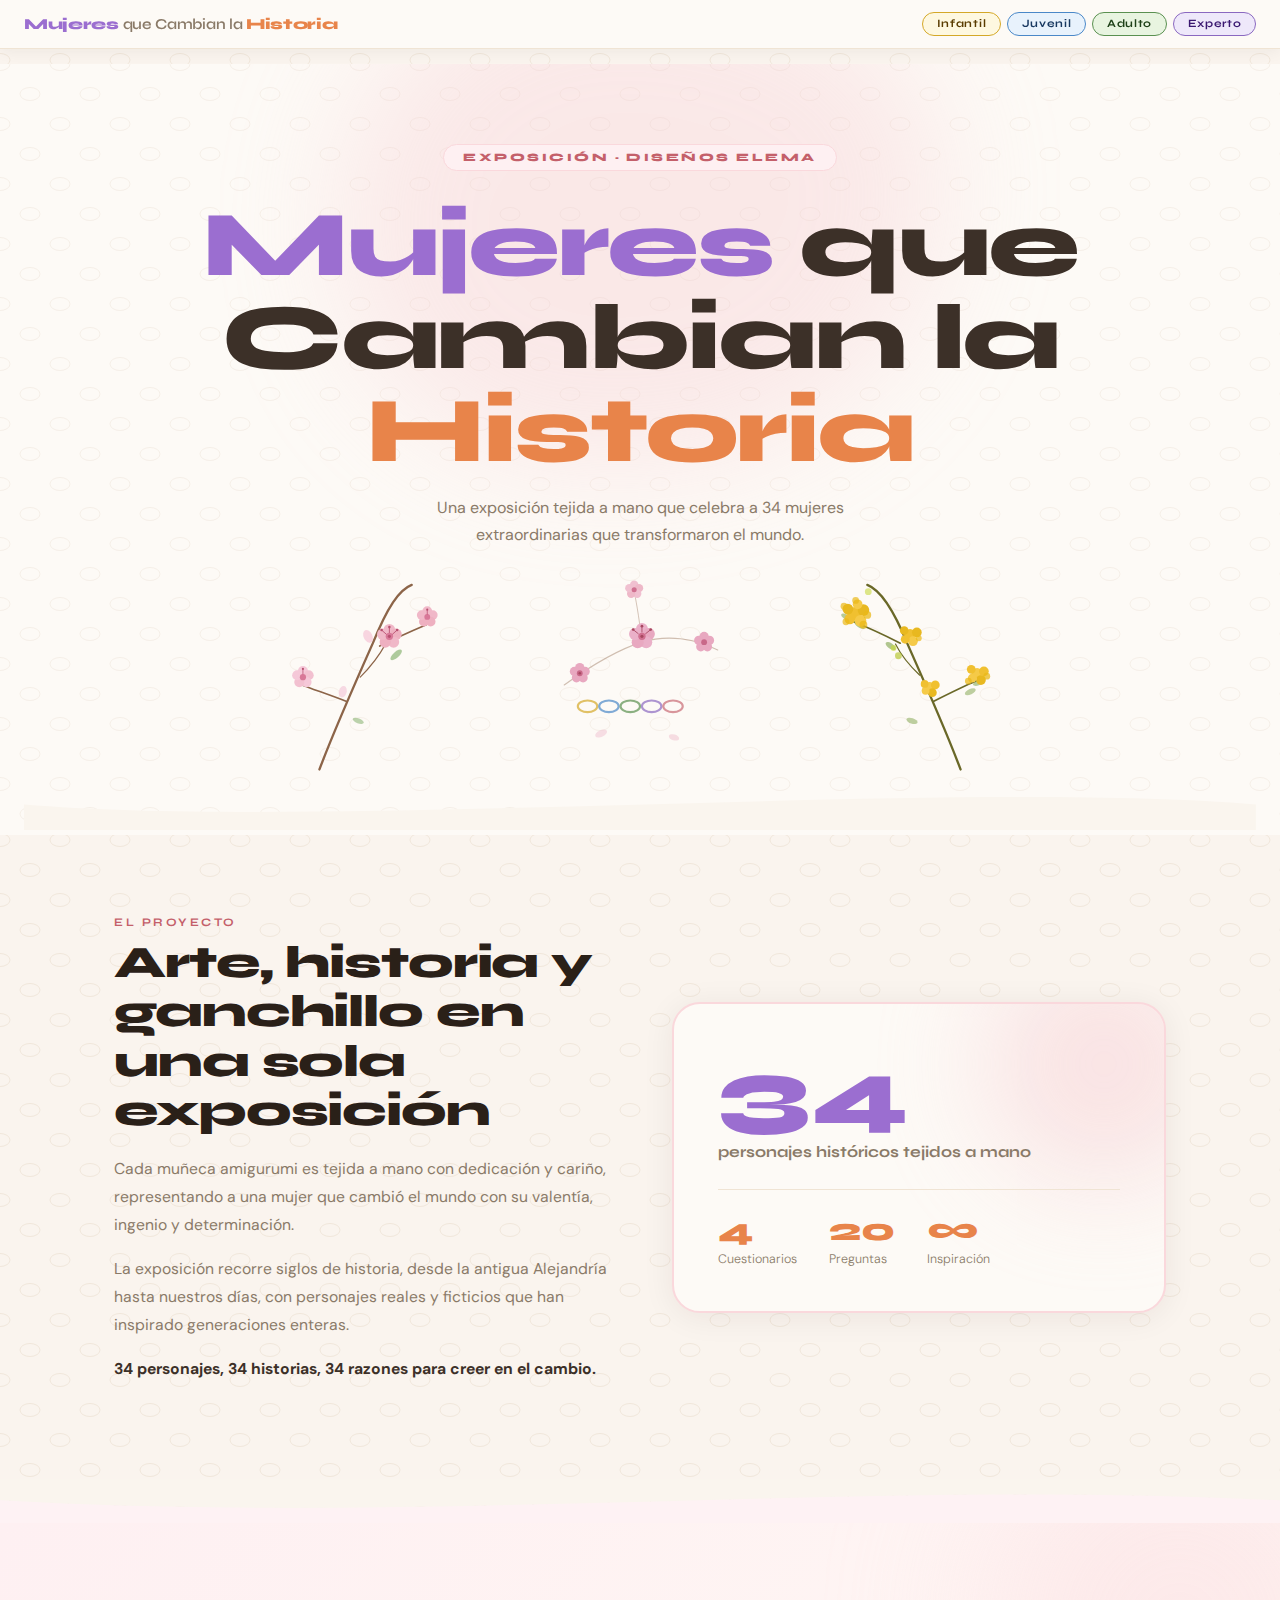
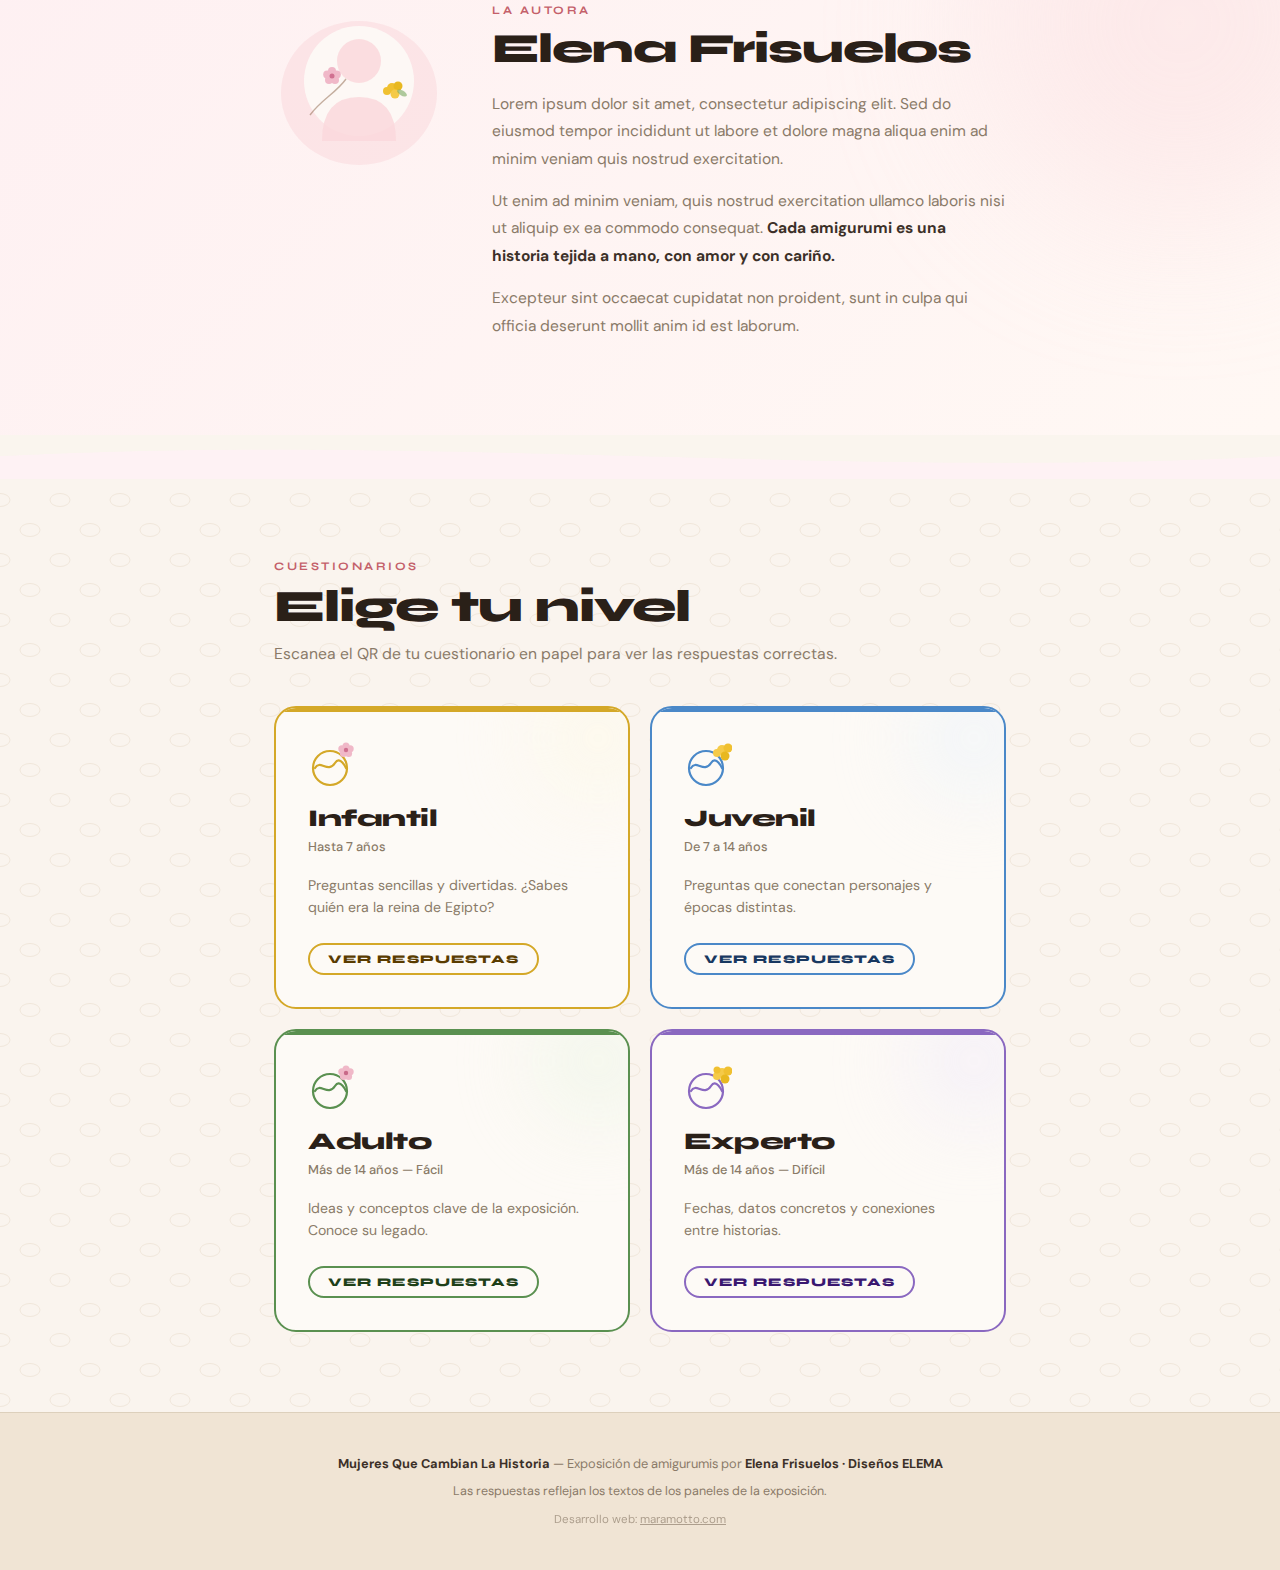
<file: index.html>
<!DOCTYPE html>
<html lang="es">
<head>
<meta charset="UTF-8">
<meta name="viewport" content="width=device-width, initial-scale=1.0">
<title>Mujeres Que Cambian La Historia · Exposición</title>
<link rel="stylesheet" href="css/styles.css">
<style>
body { padding-top: 64px; }

/* ── HERO — fondo blanco/crema con blob rosa ELEMA ── */
.hero {
  background: var(--white);
  padding: 5rem 1.5rem 0;
  position: relative; overflow: hidden;
  text-align: center;
}
/* Blob grande rosa pastel en fondo, como el logo ELEMA */
.hero-blob-bg {
  position: absolute;
  width: 600px; height: 500px;
  border-radius: 50% 60% 55% 45% / 55% 45% 60% 50%;
  background: var(--rose);
  filter: blur(60px); opacity: .35;
  top: -100px; left: 50%;
  transform: translateX(-50%);
  pointer-events: none;
}
/* Textura ganchillo sobre blanco */
.hero::before {
  content: ''; position: absolute; inset: 0; pointer-events: none;
  background-image: url("data:image/svg+xml,%3Csvg xmlns='http://www.w3.org/2000/svg' width='60' height='60'%3E%3Cellipse cx='30' cy='30' rx='10' ry='6.5' fill='none' stroke='%23C0A080' stroke-width='1' opacity='0.12'/%3E%3Cellipse cx='0' cy='0' rx='10' ry='6.5' fill='none' stroke='%23C0A080' stroke-width='1' opacity='0.12'/%3E%3Cellipse cx='60' cy='0' rx='10' ry='6.5' fill='none' stroke='%23C0A080' stroke-width='1' opacity='0.12'/%3E%3Cellipse cx='0' cy='60' rx='10' ry='6.5' fill='none' stroke='%23C0A080' stroke-width='1' opacity='0.12'/%3E%3Cellipse cx='60' cy='60' rx='10' ry='6.5' fill='none' stroke='%23C0A080' stroke-width='1' opacity='0.12'/%3E%3C/svg%3E");
}

.hero-inner { position: relative; z-index: 1; }

.hero-badge {
  display: inline-block;
  background: var(--rose-l);
  color: var(--rose-d);
  font-family: 'Syne', sans-serif; font-size: .7rem; font-weight: 800;
  letter-spacing: .22em; text-transform: uppercase;
  padding: .38rem 1.2rem; border-radius: 999px;
  border: 1px solid var(--rose-m);
  margin-bottom: 1.75rem;
  animation: fadeUp .5s ease both;
}

/* Título: MUJERES morado / resto texto oscuro / HISTORIA naranja */
.hero h1 {
  font-family: 'Syne', sans-serif; font-weight: 800;
  font-size: clamp(2.6rem, 8vw, 5.8rem);
  line-height: 1.0; letter-spacing: -.028em;
  margin-bottom: 1rem;
  animation: fadeUp .6s .1s ease both;
}
.hero h1 .w-mujeres  { color: var(--purple); }
.hero h1 .w-rest     { color: var(--text); }
.hero h1 .w-historia { color: var(--orange); }

.hero-sub {
  color: var(--text-m); font-size: 1rem; font-weight: 400;
  max-width: 500px; margin: 0 auto 2rem; line-height: 1.7;
  animation: fadeUp .6s .2s ease both;
}

/* ════════════════════════════════════
   SVG BOTÁNICO
   ViewBox: 0 0 700 200
   Fondo claro → flores con colores visibles sobre blanco
   Almendro izq: pétalos rosa suave con interior rosa más intenso
   Mimosa der: pompones amarillo miel
   Centro: flores y cadena ganchillo
   ════════════════════════════════════ */
.botanical-scene {
  width: 100%; max-width: 680px;
  margin: 0 auto; display: block;
  overflow: visible;
  animation: fadeUp .7s .35s ease both;
  position: relative; z-index: 1;
}

@keyframes sway {
  0%,100% { transform: rotate(0deg) translateY(0); }
  35%     { transform: rotate(1.8deg) translateY(-2px); }
  70%     { transform: rotate(-1.2deg) translateY(-1px); }
}
@keyframes swayR {
  0%,100% { transform: rotate(0deg) translateY(0); }
  35%     { transform: rotate(-1.8deg) translateY(-2px); }
  70%     { transform: rotate(1.2deg) translateY(-1px); }
}
@keyframes petalPulse {
  0%,100% { opacity: .92; transform: scale(1); }
  50%     { opacity: 1;   transform: scale(1.05); }
}
@keyframes pomBounce {
  0%,100% { transform: translateY(0); }
  50%     { transform: translateY(-6px); }
}

/* transform-origin en coordenadas del SVG para que balance bien */
.g-branch-l { animation: sway  6s ease-in-out infinite; transform-origin: 65px 185px; }
.g-branch-r { animation: swayR 7s ease-in-out infinite; transform-origin: 635px 185px; }
.g-center   { animation: sway  9s 1s ease-in-out infinite; transform-origin: 350px 120px; }

.p1 { animation: petalPulse 3.2s 0.0s ease-in-out infinite; transform-origin: center; }
.p2 { animation: petalPulse 3.2s 0.5s ease-in-out infinite; transform-origin: center; }
.p3 { animation: petalPulse 3.2s 1.0s ease-in-out infinite; transform-origin: center; }
.p4 { animation: petalPulse 3.2s 1.5s ease-in-out infinite; transform-origin: center; }
.p5 { animation: petalPulse 3.2s 2.0s ease-in-out infinite; transform-origin: center; }
.m1 { animation: pomBounce 2.6s 0.0s ease-in-out infinite; transform-origin: center bottom; }
.m2 { animation: pomBounce 2.6s 0.5s ease-in-out infinite; transform-origin: center bottom; }
.m3 { animation: pomBounce 2.6s 1.0s ease-in-out infinite; transform-origin: center bottom; }
.m4 { animation: pomBounce 2.6s 1.5s ease-in-out infinite; transform-origin: center bottom; }

.hero-wave { position: relative; z-index: 1; margin-top: -2px; }

/* ── SOBRE EL PROYECTO ── */
.about-project { padding: 5rem 1.5rem; }
.about-grid { display:grid; grid-template-columns:1fr 1fr; gap:4rem; align-items:center; }
@media(max-width:720px){ .about-grid{ grid-template-columns:1fr; gap:2rem; } }

.about-text h2 {
  font-family: 'Syne', sans-serif;
  font-size: clamp(1.8rem,4vw,2.8rem); font-weight:800;
  letter-spacing:-.025em; line-height:1.1; margin-bottom:1.25rem; color:var(--dark);
}
.about-text p { color:var(--text-m); line-height:1.78; font-size:.98rem; margin-bottom:1rem; }
.about-text p strong { color:var(--text); }

.about-card {
  background: var(--white); border-radius:28px; padding:2.75rem;
  position:relative; overflow:hidden;
  box-shadow:0 4px 32px rgba(42,32,24,.07);
  border:2px solid var(--rose-m);
}
.about-card::before {
  content:''; position:absolute;
  width:240px; height:240px; border-radius:50%;
  background:var(--rose); filter:blur(55px); opacity:.45;
  top:-60px; right:-60px; pointer-events:none;
}
.about-card-inner { position:relative; z-index:1; }
.about-card .big-num {
  font-family:'Syne',sans-serif; font-size:5.5rem; font-weight:800;
  color:var(--purple); line-height:1; margin-bottom:.4rem;
}
.about-card .big-label {
  font-family:'Syne',sans-serif; font-size:.98rem; font-weight:700;
  color:var(--text-m); margin-bottom:1.75rem;
}
.stat-row { display:flex; gap:2rem; flex-wrap:wrap; border-top:1.5px solid var(--cream-d); padding-top:1.25rem; }
.stat-n { font-family:'Syne',sans-serif; font-size:2rem; font-weight:800; color:var(--orange); }
.stat-l { font-size:.78rem; color:var(--text-m); font-weight:300; margin-top:.1rem; }

/* ── ELENA ── */
.about-elena { position:relative; overflow:hidden; padding:5rem 1.5rem; }
.about-elena-bg {
  position:absolute; inset:0;
  background:linear-gradient(135deg, var(--rose-l) 0%, #FFF8F4 100%);
  z-index:0;
}
.about-elena-bg::after {
  content:''; position:absolute;
  width:400px; height:400px; border-radius:50%;
  background:var(--rose-m); filter:blur(80px); opacity:.4;
  top:-100px; right:-100px;
}
.elena-grid { display:grid; grid-template-columns:170px 1fr; gap:3rem; align-items:start; position:relative; z-index:1; }
@media(max-width:640px){ .elena-grid{ grid-template-columns:1fr; gap:2rem; } }
.elena-content .section-label { color:var(--rose-d); }
.elena-content h2 {
  font-family:'Syne',sans-serif; font-size:clamp(1.8rem,4vw,2.6rem);
  font-weight:800; letter-spacing:-.025em; color:var(--dark); margin-bottom:1.2rem; line-height:1.1;
}
.elena-content p { color:var(--text-m); line-height:1.78; font-size:.97rem; margin-bottom:.9rem; }
.elena-content strong { color:var(--text); }

/* ── NIVELES ── */
.levels-section { padding:5rem 1.5rem; }
.lvl-intro { margin-bottom:2.5rem; }
.lvl-intro h2 {
  font-family:'Syne',sans-serif; font-size:clamp(1.8rem,4vw,2.8rem);
  font-weight:800; letter-spacing:-.025em; line-height:1.1;
  color:var(--dark); margin-bottom:.6rem;
}
.lvl-intro p { color:var(--text-m); font-size:.98rem; line-height:1.65; }

.levels-grid { display:grid; grid-template-columns:1fr 1fr; gap:1.25rem; }
@media(max-width:560px){ .levels-grid{ grid-template-columns:1fr; } }

.level-card {
  display:flex; flex-direction:column; padding:2rem; border-radius:22px;
  border:2px solid transparent; position:relative; overflow:hidden;
  background:var(--white);
  transition:transform .25s, box-shadow .25s;
}
.level-card:hover { transform:translateY(-5px); box-shadow:0 16px 40px rgba(42,32,24,.1); }
.level-card.lv-a { border-color:var(--a-border); }
.level-card.lv-b { border-color:var(--b-border); }
.level-card.lv-c { border-color:var(--c-border); }
.level-card.lv-d { border-color:var(--d-border); }
/* blob esquina */
.level-card::before {
  content:''; position:absolute; width:130px; height:130px; border-radius:50%;
  filter:blur(40px); opacity:.45; top:-35px; right:-35px; pointer-events:none;
}
.level-card.lv-a::before { background:var(--a-bg); }
.level-card.lv-b::before { background:var(--b-bg); }
.level-card.lv-c::before { background:var(--c-bg); }
.level-card.lv-d::before { background:var(--d-bg); }
/* línea de color arriba */
.level-card::after {
  content:''; position:absolute; top:0; left:0; right:0; height:4px; border-radius:22px 22px 0 0;
}
.level-card.lv-a::after { background:var(--a-border); }
.level-card.lv-b::after { background:var(--b-border); }
.level-card.lv-c::after { background:var(--c-border); }
.level-card.lv-d::after { background:var(--d-border); }

.level-card__icon { width:48px; height:48px; margin-bottom:1rem; display:block; position:relative; z-index:1; }
.level-card__name { font-family:'Syne',sans-serif; font-weight:800; font-size:1.5rem; letter-spacing:-.02em; margin-bottom:.3rem; position:relative;z-index:1; color:var(--dark); }
.level-card__age  { font-size:.8rem; font-weight:500; color:var(--text-m); margin-bottom:1.25rem; position:relative;z-index:1; }
.level-card__desc { font-size:.88rem; line-height:1.55; color:var(--text-m); margin-bottom:1.5rem; flex:1; position:relative;z-index:1; }
.level-card__cta  {
  display:inline-flex; align-items:center; gap:.4rem;
  font-family:'Syne',sans-serif; font-size:.73rem; font-weight:800;
  letter-spacing:.1em; text-transform:uppercase;
  padding:.45rem 1.1rem; border-radius:999px; border:2px solid;
  width:fit-content; position:relative;z-index:1; transition:background .2s, color .2s;
}
.level-card.lv-a .level-card__cta { border-color:var(--a-border); color:var(--a-dark); }
.level-card.lv-b .level-card__cta { border-color:var(--b-border); color:var(--b-dark); }
.level-card.lv-c .level-card__cta { border-color:var(--c-border); color:var(--c-dark); }
.level-card.lv-d .level-card__cta { border-color:var(--d-border); color:var(--d-dark); }
.level-card.lv-a:hover .level-card__cta { background:var(--a-border); color:var(--white); }
.level-card.lv-b:hover .level-card__cta { background:var(--b-border); color:var(--white); }
.level-card.lv-c:hover .level-card__cta { background:var(--c-border); color:var(--white); }
.level-card.lv-d:hover .level-card__cta { background:var(--d-border); color:var(--white); }
</style>
</head>
<body class="crochet-bg">

<!-- TOPBAR — fondo claro como ELEMA -->
<nav class="topbar">
  <a href="index.html" class="topbar__logo">
    <span class="w-mujeres">Mujeres</span><span class="w-rest"> que Cambian la </span><span class="w-historia">Historia</span>
  </a>
  <div class="topbar__levels">
    <a href="nivel.html?level=infantil" class="lv-a"><span class="lv-label">Infantil</span></a>
    <a href="nivel.html?level=juvenil"  class="lv-b"><span class="lv-label">Juvenil</span></a>
    <a href="nivel.html?level=adulto"   class="lv-c"><span class="lv-label">Adulto</span></a>
    <a href="nivel.html?level=experto"  class="lv-d"><span class="lv-label">Experto</span></a>
  </div>
</nav>

<!-- HERO -->
<section class="hero">
  <div class="hero-blob-bg"></div>
  <div class="hero-inner container">
    <div class="hero-badge anim">Exposición · Diseños ELEMA</div>

    <h1 class="anim anim-d1">
      <span class="w-mujeres">Mujeres</span>
      <span class="w-rest"> que Cambian la </span>
      <span class="w-historia">Historia</span>
    </h1>

    <p class="hero-sub anim anim-d2">Una exposición tejida a mano que celebra a 34 mujeres extraordinarias que transformaron el mundo.</p>

    <!--
      SVG BOTÁNICO — ViewBox 0 0 700 200
      Flores con colores visibles sobre fondo claro.

      Almendro IZQUIERDA (x 5–155, y 5–195)
        ramas oscuro cálido, pétalos rosa/lila, estambres
      Centro (x 260–440)
        flores + cadena de puntos de ganchillo (colores de nivel)
      Mimosa DERECHA (x 545–695, y 5–195)
        ramas verde oliva, pompones amarillo miel, hojitas
    -->
    <svg class="botanical-scene anim anim-d3"
         viewBox="0 0 700 200"
         xmlns="http://www.w3.org/2000/svg"
         role="img"
         aria-label="Ramas de flor de almendro y mimosa decorativas">

      <!-- ═══ ALMENDRO — IZQUIERDA ═══ -->
      <g class="g-branch-l">
        <!-- tronco principal: de abajo-izquierda hacia arriba-derecha -->
        <path d="M20,195 C35,155 55,110 75,65 C90,28 102,10 115,5"
              fill="none" stroke="#8C6448" stroke-width="2.4" stroke-linecap="round"/>
        <!-- rama lateral izq -->
        <path d="M48,125 C30,118 12,112 2,108"
              fill="none" stroke="#8C6448" stroke-width="1.7" stroke-linecap="round"/>
        <!-- rama lateral der -->
        <path d="M82,68 C98,60 116,52 130,46"
              fill="none" stroke="#8C6448" stroke-width="1.7" stroke-linecap="round"/>
        <!-- ramita pequeña -->
        <path d="M62,100 C74,88 82,77 88,66"
              fill="none" stroke="#8C6448" stroke-width="1.2" stroke-linecap="round"/>

        <!-- FLOR 1 — ramita pequeña (rosa medio para que se vea en blanco) -->
        <g class="p1" transform="translate(92,58)">
          <circle cx="0"    cy="-7"   r="5.8" fill="#F0B8C8"/>
          <circle cx="6.9"  cy="-2.2" r="5.8" fill="#EEB0C0"/>
          <circle cx="4.3"  cy="5.9"  r="5.8" fill="#F0B8C8"/>
          <circle cx="-4.3" cy="5.9"  r="5.8" fill="#EEB0C0"/>
          <circle cx="-6.9" cy="-2.2" r="5.8" fill="#F0B8C8"/>
          <circle cx="0"    cy="0"    r="3.8" fill="#D87898"/>
          <circle cx="0"    cy="0"    r="1.6" fill="#B85070"/>
          <!-- estambres -->
          <line x1="0"  y1="-3.5" x2="0"   y2="-9"   stroke="#B85070" stroke-width=".9"/>
          <circle cx="0"   cy="-9.5"  r="1.3" fill="#B85070"/>
          <line x1="3"  y1="-2"   x2="7.5"  y2="-6"   stroke="#B85070" stroke-width=".9"/>
          <circle cx="8"   cy="-6.5"  r="1.3" fill="#B85070"/>
          <line x1="-3" y1="-2"   x2="-7.5" y2="-6"   stroke="#B85070" stroke-width=".9"/>
          <circle cx="-8"  cy="-6.5"  r="1.3" fill="#B85070"/>
        </g>

        <!-- FLOR 2 — rama lateral izquierda -->
        <g class="p2" transform="translate(3,100)">
          <circle cx="0"    cy="-6.2" r="5.2" fill="#F5C8D8"/>
          <circle cx="5.9"  cy="-1.9" r="5.2" fill="#F2C0D0"/>
          <circle cx="3.7"  cy="5.1"  r="5.2" fill="#F5C8D8"/>
          <circle cx="-3.7" cy="5.1"  r="5.2" fill="#F2C0D0"/>
          <circle cx="-5.9" cy="-1.9" r="5.2" fill="#F5C8D8"/>
          <circle cx="0"    cy="0"    r="3.2" fill="#D87898"/>
          <line x1="0" y1="-3" x2="0" y2="-8" stroke="#B85070" stroke-width=".8"/>
          <circle cx="0" cy="-8.5" r="1.1" fill="#B85070"/>
        </g>

        <!-- FLOR 3 — rama lateral derecha -->
        <g class="p3" transform="translate(131,38)">
          <circle cx="0"    cy="-6"   r="5"   fill="#F0B8C8"/>
          <circle cx="5.7"  cy="-1.9" r="5"   fill="#F0B8C8"/>
          <circle cx="3.5"  cy="4.9"  r="5"   fill="#EEB0C0"/>
          <circle cx="-3.5" cy="4.9"  r="5"   fill="#EEB0C0"/>
          <circle cx="-5.7" cy="-1.9" r="5"   fill="#F0B8C8"/>
          <circle cx="0"    cy="0"    r="3"   fill="#D87898"/>
          <line x1="0" y1="-2.5" x2="0" y2="-7" stroke="#B85070" stroke-width=".8"/>
          <circle cx="0" cy="-7.5" r="1.1" fill="#B85070"/>
        </g>

        <!-- Capullos sin abrir -->
        <ellipse cx="70" cy="58" rx="4.5" ry="7" fill="#F5C8D8" opacity=".75" transform="rotate(-25,70,58)"/>
        <ellipse cx="44" cy="115" rx="4"  ry="6" fill="#F5C8D8" opacity=".65" transform="rotate(15,44,115)"/>
        <!-- hojita -->
        <ellipse cx="99" cy="77" rx="7.5" ry="3" fill="#7AAA60" opacity=".6" transform="rotate(-42,99,77)"/>
        <ellipse cx="60" cy="145" rx="6"  ry="2.5" fill="#7AAA60" opacity=".5" transform="rotate(20,60,145)"/>
      </g>

      <!-- ═══ CENTRO — flores + cadena ganchillo ═══ -->
      <g class="g-center">
        <!-- ramita horizontal -->
        <path d="M272,108 C300,88 326,72 352,64 C378,56 406,60 430,72"
              fill="none" stroke="#8C6448" stroke-width="1.2" stroke-linecap="round" opacity=".4"/>
        <!-- ramita vertical -->
        <path d="M352,64 C350,46 347,26 344,12"
              fill="none" stroke="#8C6448" stroke-width="1"   stroke-linecap="round" opacity=".38"/>

        <!-- Flor izquierda -->
        <g class="p4" transform="translate(288,96)">
          <circle cx="0"    cy="-5.8" r="4.8" fill="#E8A8C0"/>
          <circle cx="5.5"  cy="-1.8" r="4.8" fill="#E8A8C0"/>
          <circle cx="3.4"  cy="4.7"  r="4.8" fill="#E8A8C0"/>
          <circle cx="-3.4" cy="4.7"  r="4.8" fill="#E8A8C0"/>
          <circle cx="-5.5" cy="-1.8" r="4.8" fill="#E8A8C0"/>
          <circle cx="0"    cy="0"    r="3"   fill="#C86888"/>
          <circle cx="0"    cy="0"    r="1.3" fill="#A84860"/>
        </g>

        <!-- Flor central grande -->
        <g class="p1" transform="translate(352,58)">
          <circle cx="0"    cy="-7.5" r="6.2" fill="#EAB0C8"/>
          <circle cx="7.1"  cy="-2.3" r="6.2" fill="#E8A8C0"/>
          <circle cx="4.4"  cy="6.1"  r="6.2" fill="#EAB0C8"/>
          <circle cx="-4.4" cy="6.1"  r="6.2" fill="#E8A8C0"/>
          <circle cx="-7.1" cy="-2.3" r="6.2" fill="#EAB0C8"/>
          <circle cx="0"    cy="0"    r="3.8" fill="#D07090"/>
          <circle cx="0"    cy="0"    r="1.6" fill="#A84860"/>
          <line x1="0"  y1="-4"   x2="0"   y2="-10"  stroke="#A84860" stroke-width=".9"/>
          <circle cx="0"   cy="-10.5" r="1.4" fill="#A84860"/>
          <line x1="3.5" y1="-2.5" x2="8.5"  y2="-6.5" stroke="#A84860" stroke-width=".9"/>
          <circle cx="9"   cy="-7"    r="1.4" fill="#A84860"/>
          <line x1="-3.5" y1="-2.5" x2="-8.5" y2="-6.5" stroke="#A84860" stroke-width=".9"/>
          <circle cx="-9"  cy="-7"    r="1.4" fill="#A84860"/>
        </g>

        <!-- Flor top (en ramita vertical) -->
        <g class="p2" transform="translate(344,10)">
          <circle cx="0"    cy="-5.2" r="4.3" fill="#F0C0D0"/>
          <circle cx="5"    cy="-1.6" r="4.3" fill="#EEB8C8"/>
          <circle cx="3.1"  cy="4.2"  r="4.3" fill="#F0C0D0"/>
          <circle cx="-3.1" cy="4.2"  r="4.3" fill="#EEB8C8"/>
          <circle cx="-5"   cy="-1.6" r="4.3" fill="#F0C0D0"/>
          <circle cx="0"    cy="0"    r="2.6" fill="#D07090"/>
        </g>

        <!-- Flor derecha -->
        <g class="p5" transform="translate(416,64)">
          <circle cx="0"    cy="-5.8" r="4.8" fill="#E8A8C0"/>
          <circle cx="5.5"  cy="-1.8" r="4.8" fill="#E8A8C0"/>
          <circle cx="3.4"  cy="4.7"  r="4.8" fill="#E8A8C0"/>
          <circle cx="-3.4" cy="4.7"  r="4.8" fill="#E8A8C0"/>
          <circle cx="-5.5" cy="-1.8" r="4.8" fill="#E8A8C0"/>
          <circle cx="0"    cy="0"    r="3"   fill="#C86888"/>
        </g>

        <!-- Cadena de puntos de ganchillo (los 4 colores de nivel + rosa) -->
        <ellipse cx="296" cy="130" rx="10" ry="6" fill="none" stroke="var(--a-border)" stroke-width="2.2" opacity=".7"/>
        <ellipse cx="318" cy="130" rx="10" ry="6" fill="none" stroke="var(--b-border)" stroke-width="2.2" opacity=".7"/>
        <ellipse cx="340" cy="130" rx="10" ry="6" fill="none" stroke="var(--c-border)" stroke-width="2.2" opacity=".7"/>
        <ellipse cx="362" cy="130" rx="10" ry="6" fill="none" stroke="var(--d-border)" stroke-width="2.2" opacity=".7"/>
        <ellipse cx="384" cy="130" rx="10" ry="6" fill="none" stroke="var(--rose-d)"   stroke-width="2.2" opacity=".65"/>

        <!-- Pétalos caídos decorativos -->
        <ellipse cx="310" cy="158" rx="6.5" ry="3.5" fill="#F0C0D0" opacity=".5" transform="rotate(-25,310,158)"/>
        <ellipse cx="385" cy="162" rx="5.5" ry="3"   fill="#EEB8C8" opacity=".45" transform="rotate(18,385,162)"/>
      </g>

      <!-- ═══ MIMOSA — DERECHA ═══ -->
      <g class="g-branch-r">
        <!-- tronco: de abajo-derecha hacia arriba-izquierda -->
        <path d="M680,195 C665,155 645,110 625,65 C610,28 597,10 584,5"
              fill="none" stroke="#6A6828" stroke-width="2.4" stroke-linecap="round"/>
        <!-- rama lateral derecha -->
        <path d="M652,125 C668,117 684,109 696,104"
              fill="none" stroke="#6A6828" stroke-width="1.7" stroke-linecap="round"/>
        <!-- rama lateral izquierda -->
        <path d="M618,65 C602,57 585,49 570,43"
              fill="none" stroke="#6A6828" stroke-width="1.7" stroke-linecap="round"/>
        <!-- ramita pequeña -->
        <path d="M638,98 C626,87 618,76 613,66"
              fill="none" stroke="#6A6828" stroke-width="1.2" stroke-linecap="round"/>

        <!-- HOJITAS BIPINNADAS DE MIMOSA (pares de óvalos) -->
        <ellipse cx="608" cy="68"  rx="6"   ry="2.8" fill="#88AA58" opacity=".65" transform="rotate(35,608,68)"/>
        <ellipse cx="576" cy="46"  rx="6.5" ry="2.8" fill="#88AA58" opacity=".65" transform="rotate(35,576,46)"/>
        <ellipse cx="562" cy="38"  rx="5.5" ry="2.5" fill="#88AA58" opacity=".6"  transform="rotate(30,562,38)"/>
        <ellipse cx="698" cy="106" rx="5.5" ry="2.5" fill="#88AA58" opacity=".6"  transform="rotate(-20,698,106)"/>
        <ellipse cx="690" cy="115" rx="6"   ry="2.8" fill="#88AA58" opacity=".55" transform="rotate(-25,690,115)"/>
        <ellipse cx="630" cy="145" rx="6"   ry="2.8" fill="#88AA58" opacity=".55" transform="rotate(18,630,145)"/>

        <!-- POMPÓN 1 — rama lateral izquierda -->
        <g class="m1" transform="translate(572,34)">
          <circle cx="0"  cy="0"   r="6.5"  fill="#F0C030"/>
          <circle cx="8"  cy="-3"  r="6"    fill="#E8B820"/>
          <circle cx="5"  cy="8"   r="6"    fill="#F5CA48"/>
          <circle cx="-6" cy="6"   r="5.5"  fill="#F0C030"/>
          <circle cx="-8" cy="-4"  r="5.5"  fill="#E8B820"/>
          <circle cx="2"  cy="-9"  r="5"    fill="#F5CA48"/>
          <!-- textura peluda exterior -->
          <circle cx="12" cy="2"   r="4"    fill="#EAB818" opacity=".75"/>
          <circle cx="8"  cy="12"  r="4"    fill="#EAB818" opacity=".75"/>
          <circle cx="-10" cy="9"  r="3.5"  fill="#EAB818" opacity=".7"/>
          <circle cx="-12" cy="-7" r="3.5"  fill="#EAB818" opacity=".7"/>
          <circle cx="0"  cy="-13" r="3.5"  fill="#EAB818" opacity=".7"/>
        </g>

        <!-- POMPÓN 2 — rama lateral derecha -->
        <g class="m2" transform="translate(697,96)">
          <circle cx="0"  cy="0"  r="5.5"  fill="#F5CA48"/>
          <circle cx="7"  cy="-2" r="5"    fill="#F0C030"/>
          <circle cx="4"  cy="7"  r="5"    fill="#E8B820"/>
          <circle cx="-5" cy="5"  r="4.5"  fill="#F5CA48"/>
          <circle cx="-6" cy="-4" r="4.5"  fill="#F0C030"/>
          <circle cx="10" cy="3"  r="3.5"  fill="#EAB818" opacity=".75"/>
          <circle cx="-9" cy="8"  r="3.5"  fill="#EAB818" opacity=".75"/>
        </g>

        <!-- POMPÓN 3 — tronco medio -->
        <g class="m3" transform="translate(628,56)">
          <circle cx="0"  cy="0"  r="5.5"  fill="#F0C030"/>
          <circle cx="7"  cy="-2" r="5"    fill="#E8B820"/>
          <circle cx="3"  cy="7"  r="5"    fill="#F5CA48"/>
          <circle cx="-5" cy="5"  r="4.5"  fill="#F0C030"/>
          <circle cx="-6" cy="-4" r="4.5"  fill="#E8B820"/>
          <circle cx="9"  cy="4"  r="3"    fill="#EAB818" opacity=".72"/>
        </g>

        <!-- POMPÓN 4 — tronco bajo -->
        <g class="m4" transform="translate(648,110)">
          <circle cx="0"  cy="0"  r="5"    fill="#F5CA48"/>
          <circle cx="6"  cy="-2" r="4.5"  fill="#F0C030"/>
          <circle cx="3"  cy="6"  r="4.5"  fill="#E8B820"/>
          <circle cx="-4" cy="4"  r="4"    fill="#F5CA48"/>
          <circle cx="-5" cy="-3" r="4"    fill="#F0C030"/>
        </g>

        <!-- Capullos de mimosa (verde-amarillo sin abrir) -->
        <circle cx="616" cy="78"  r="3.5" fill="#B8C838" opacity=".7"/>
        <circle cx="611" cy="70"  r="3"   fill="#C8D840" opacity=".65"/>
        <circle cx="585" cy="12"  r="3.5" fill="#C8D840" opacity=".6"/>
      </g>

    </svg>

  </div>
  <div class="hero-wave">
    <svg viewBox="0 0 1440 68" xmlns="http://www.w3.org/2000/svg" preserveAspectRatio="none">
      <path d="M0,38 C360,68 1080,8 1440,38 L1440,68 L0,68 Z" fill="#FAF5EE"/>
    </svg>
  </div>
</section>

<!-- SOBRE EL PROYECTO -->
<section class="about-project">
  <div class="container">
    <div class="about-grid">
      <div class="about-text">
        <div class="section-label">El Proyecto</div>
        <h2>Arte, historia y ganchillo en una sola exposición</h2>
        <p>Cada muñeca amigurumi es tejida a mano con dedicación y cariño, representando a una mujer que cambió el mundo con su valentía, ingenio y determinación.</p>
        <p>La exposición recorre siglos de historia, desde la antigua Alejandría hasta nuestros días, con personajes reales y ficticios que han inspirado generaciones enteras.</p>
        <p><strong>34 personajes, 34 historias, 34 razones para creer en el cambio.</strong></p>
      </div>
      <div class="about-card">
        <div class="about-card-inner">
          <div class="big-num">34</div>
          <div class="big-label">personajes históricos tejidos a mano</div>
          <div class="stat-row">
            <div class="stat"><div class="stat-n">4</div><div class="stat-l">Cuestionarios</div></div>
            <div class="stat"><div class="stat-n">20</div><div class="stat-l">Preguntas</div></div>
            <div class="stat"><div class="stat-n">&#x221E;</div><div class="stat-l">Inspiración</div></div>
          </div>
        </div>
      </div>
    </div>
  </div>
</section>

<!-- WAVE -->
<svg viewBox="0 0 1440 52" xmlns="http://www.w3.org/2000/svg" preserveAspectRatio="none" style="display:block;margin-bottom:-2px">
  <path d="M0,24 C480,52 960,0 1440,24 L1440,0 L0,0 Z" fill="#FAF5EE"/>
  <path d="M0,24 C480,52 960,0 1440,24 L1440,52 L0,52 Z" fill="#FEF2F4"/>
</svg>

<!-- SOBRE ELENA -->
<section class="about-elena">
  <div class="about-elena-bg"></div>
  <div class="container--narrow" style="position:relative;z-index:1;">
    <div class="elena-grid">
      <!-- Avatar ELEMA: blob rosa + ramas tenues -->
      <div>
        <svg viewBox="0 0 170 170" xmlns="http://www.w3.org/2000/svg" aria-label="Avatar de Elena Frisuelos">
          <!-- blob rosa como el logo ELEMA -->
          <ellipse cx="85" cy="90" rx="78" ry="72" fill="var(--rose-m)" opacity=".55"/>
          <!-- círculo interior blanco -->
          <circle cx="85" cy="78" r="55" fill="var(--white)" opacity=".92"/>
          <!-- silueta persona -->
          <circle cx="85" cy="58" r="22" fill="var(--rose-m)" opacity=".85"/>
          <path d="M48,138 Q48,94 85,94 Q122,94 122,138" fill="var(--rose-m)" opacity=".85"/>
          <!-- ramita fina decorativa (estilo ELEMA) -->
          <path d="M36,112 C48,96 62,90 72,76" fill="none" stroke="#8C6448" stroke-width="1.4" opacity=".5"/>
          <!-- flor almendro sobre el avatar -->
          <g transform="translate(58,73)">
            <circle cx="0" cy="-5" r="4" fill="#F0B8C8"/><circle cx="4.8" cy="-1.5" r="4" fill="#F0B8C8"/>
            <circle cx="3" cy="4"  r="4" fill="#F0B8C8"/><circle cx="-3" cy="4"   r="4" fill="#F0B8C8"/>
            <circle cx="-4.8" cy="-1.5" r="4" fill="#F0B8C8"/>
            <circle cx="0" cy="0" r="2.5" fill="#D07090"/>
          </g>
          <!-- pompón mimosa pequeño -->
          <g transform="translate(118,85)">
            <circle cx="0" cy="0" r="5" fill="#F0C030"/><circle cx="6" cy="-2" r="4.5" fill="#E8B820"/>
            <circle cx="3" cy="6" r="4.5" fill="#F5CA48"/><circle cx="-5" cy="3" r="4" fill="#F0C030"/>
          </g>
          <!-- pequeña hoja -->
          <ellipse cx="128" cy="90" rx="5.5" ry="2.5" fill="#7AAA60" opacity=".6" transform="rotate(30,128,90)"/>
        </svg>
      </div>
      <div class="elena-content">
        <div class="section-label">La Autora</div>
        <h2>Elena Frisuelos</h2>
        <p>Lorem ipsum dolor sit amet, consectetur adipiscing elit. Sed do eiusmod tempor incididunt ut labore et dolore magna aliqua enim ad minim veniam quis nostrud exercitation.</p>
        <p>Ut enim ad minim veniam, quis nostrud exercitation ullamco laboris nisi ut aliquip ex ea commodo consequat. <strong>Cada amigurumi es una historia tejida a mano, con amor y con cariño.</strong></p>
        <p>Excepteur sint occaecat cupidatat non proident, sunt in culpa qui officia deserunt mollit anim id est laborum.</p>
      </div>
    </div>
  </div>
</section>

<!-- WAVE BACK -->
<svg viewBox="0 0 1440 52" xmlns="http://www.w3.org/2000/svg" preserveAspectRatio="none" style="display:block;margin-top:-2px">
  <path d="M0,26 C480,0 960,52 1440,26 L1440,52 L0,52 Z" fill="#FEF2F4"/>
  <path d="M0,26 C480,0 960,52 1440,26 L1440,0  L0,0 Z"  fill="#FAF5EE"/>
</svg>

<!-- NIVELES -->
<section class="levels-section">
  <div class="container--narrow">
    <div class="lvl-intro">
      <div class="section-label">Cuestionarios</div>
      <h2>Elige tu nivel</h2>
      <p>Escanea el QR de tu cuestionario en papel para ver las respuestas correctas.</p>
    </div>
    <div class="levels-grid">

      <a href="nivel.html?level=infantil" class="level-card lv-a">
        <svg class="level-card__icon" viewBox="0 0 48 48" xmlns="http://www.w3.org/2000/svg" aria-hidden="true">
          <circle cx="22" cy="28" r="17" fill="none" stroke="var(--a-border)" stroke-width="2.2"/>
          <path d="M7,28 C12,19 20,34 27,23 C32,15 38,28 38,28" fill="none" stroke="var(--a-border)" stroke-width="2.2" stroke-linecap="round"/>
          <circle cx="0" cy="-4" r="3.5" fill="#F0B8C8" transform="translate(38,10)"/>
          <circle cx="4.2" cy="-1.3" r="3.5" fill="#F0B8C8" transform="translate(38,10)"/>
          <circle cx="2.6" cy="3.4" r="3.5" fill="#F0B8C8" transform="translate(38,10)"/>
          <circle cx="-2.6" cy="3.4" r="3.5" fill="#F0B8C8" transform="translate(38,10)"/>
          <circle cx="-4.2" cy="-1.3" r="3.5" fill="#F0B8C8" transform="translate(38,10)"/>
          <circle cx="0" cy="0" r="2.2" fill="#D07090" transform="translate(38,10)"/>
        </svg>
        <div class="level-card__name">Infantil</div>
        <div class="level-card__age">Hasta 7 años</div>
        <p class="level-card__desc">Preguntas sencillas y divertidas. ¿Sabes quién era la reina de Egipto?</p>
        <div class="level-card__cta">Ver respuestas</div>
      </a>

      <a href="nivel.html?level=juvenil" class="level-card lv-b">
        <svg class="level-card__icon" viewBox="0 0 48 48" xmlns="http://www.w3.org/2000/svg" aria-hidden="true">
          <circle cx="22" cy="28" r="17" fill="none" stroke="var(--b-border)" stroke-width="2.2"/>
          <path d="M7,28 C12,19 20,34 27,23 C32,15 38,28 38,28" fill="none" stroke="var(--b-border)" stroke-width="2.2" stroke-linecap="round"/>
          <g transform="translate(38,10)">
            <circle cx="0" cy="0" r="5" fill="#F5CA48"/><circle cx="6" cy="-2" r="4.5" fill="#F0C030"/>
            <circle cx="3" cy="6" r="4.5" fill="#E8B820"/><circle cx="-5" cy="3" r="4" fill="#F5CA48"/>
          </g>
        </svg>
        <div class="level-card__name">Juvenil</div>
        <div class="level-card__age">De 7 a 14 años</div>
        <p class="level-card__desc">Preguntas que conectan personajes y épocas distintas.</p>
        <div class="level-card__cta">Ver respuestas</div>
      </a>

      <a href="nivel.html?level=adulto" class="level-card lv-c">
        <svg class="level-card__icon" viewBox="0 0 48 48" xmlns="http://www.w3.org/2000/svg" aria-hidden="true">
          <circle cx="22" cy="28" r="17" fill="none" stroke="var(--c-border)" stroke-width="2.2"/>
          <path d="M7,28 C12,19 20,34 27,23 C32,15 38,28 38,28" fill="none" stroke="var(--c-border)" stroke-width="2.2" stroke-linecap="round"/>
          <g transform="translate(38,10)">
            <circle cx="0" cy="-4" r="3.5" fill="#F0B8C8"/><circle cx="4.2" cy="-1.3" r="3.5" fill="#F0B8C8"/>
            <circle cx="2.6" cy="3.4" r="3.5" fill="#F0B8C8"/><circle cx="-2.6" cy="3.4" r="3.5" fill="#F0B8C8"/>
            <circle cx="-4.2" cy="-1.3" r="3.5" fill="#F0B8C8"/><circle cx="0" cy="0" r="2.2" fill="#C86888"/>
          </g>
        </svg>
        <div class="level-card__name">Adulto</div>
        <div class="level-card__age">Más de 14 años — Fácil</div>
        <p class="level-card__desc">Ideas y conceptos clave de la exposición. Conoce su legado.</p>
        <div class="level-card__cta">Ver respuestas</div>
      </a>

      <a href="nivel.html?level=experto" class="level-card lv-d">
        <svg class="level-card__icon" viewBox="0 0 48 48" xmlns="http://www.w3.org/2000/svg" aria-hidden="true">
          <circle cx="22" cy="28" r="17" fill="none" stroke="var(--d-border)" stroke-width="2.2"/>
          <path d="M7,28 C12,19 20,34 27,23 C32,15 38,28 38,28" fill="none" stroke="var(--d-border)" stroke-width="2.2" stroke-linecap="round"/>
          <g transform="translate(38,10)">
            <circle cx="0" cy="0" r="5" fill="#F5CA48"/><circle cx="6" cy="-2" r="4.5" fill="#F0C030"/>
            <circle cx="3" cy="6" r="4.5" fill="#E8B820"/><circle cx="-5" cy="3" r="4" fill="#F5CA48"/>
            <circle cx="-5" cy="-3" r="3.5" fill="#F0C030"/>
          </g>
        </svg>
        <div class="level-card__name">Experto</div>
        <div class="level-card__age">Más de 14 años — Difícil</div>
        <p class="level-card__desc">Fechas, datos concretos y conexiones entre historias.</p>
        <div class="level-card__cta">Ver respuestas</div>
      </a>

    </div>
  </div>
</section>

<footer class="footer">
  <p><strong>Mujeres Que Cambian La Historia</strong> &mdash; Exposición de amigurumis por <strong>Elena Frisuelos · Diseños ELEMA</strong></p>
  <p style="margin-top:.4rem;font-size:.78rem">Las respuestas reflejan los textos de los paneles de la exposición.</p>
  <p style="margin-top:.5rem;font-size:.72rem;opacity:.65">Desarrollo web: <a href="https://maramotto.com" style="color:inherit;text-decoration:underline">maramotto.com</a></p>
</footer>

</body>
</html>
</file>
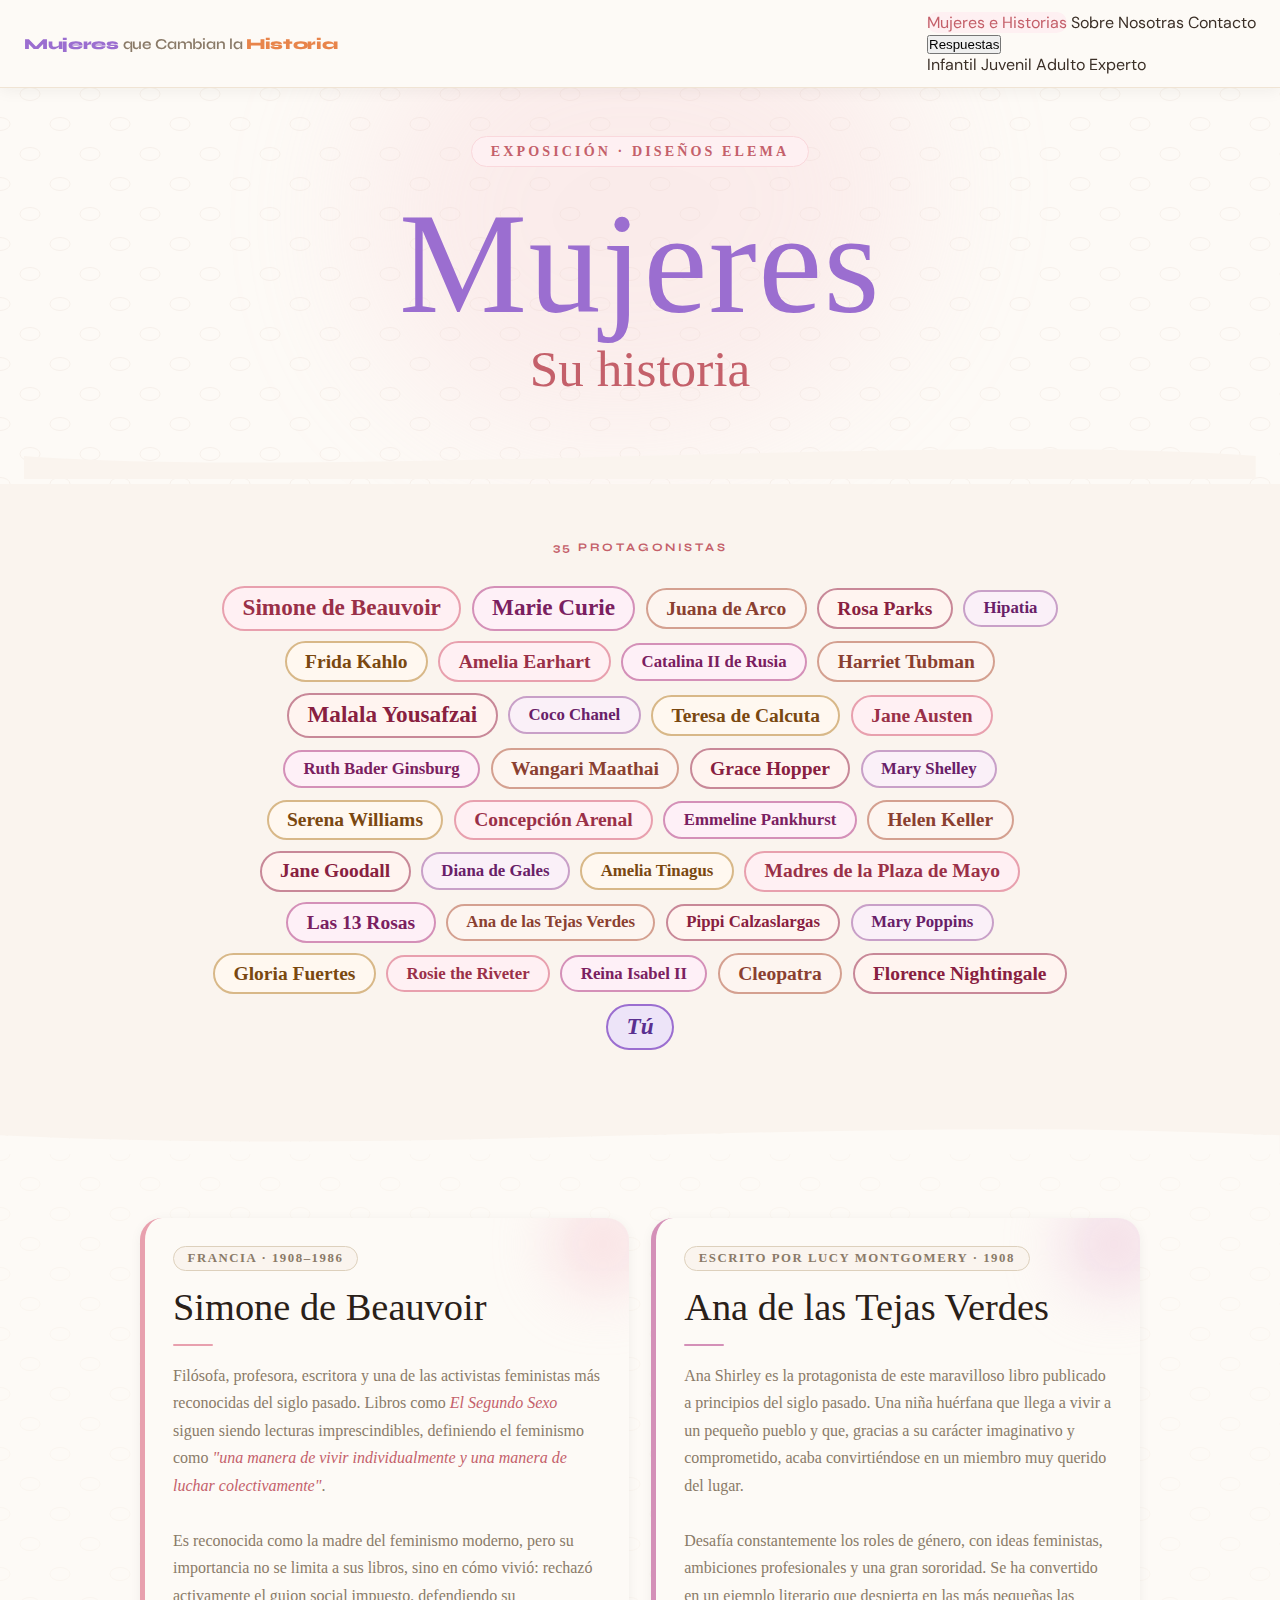
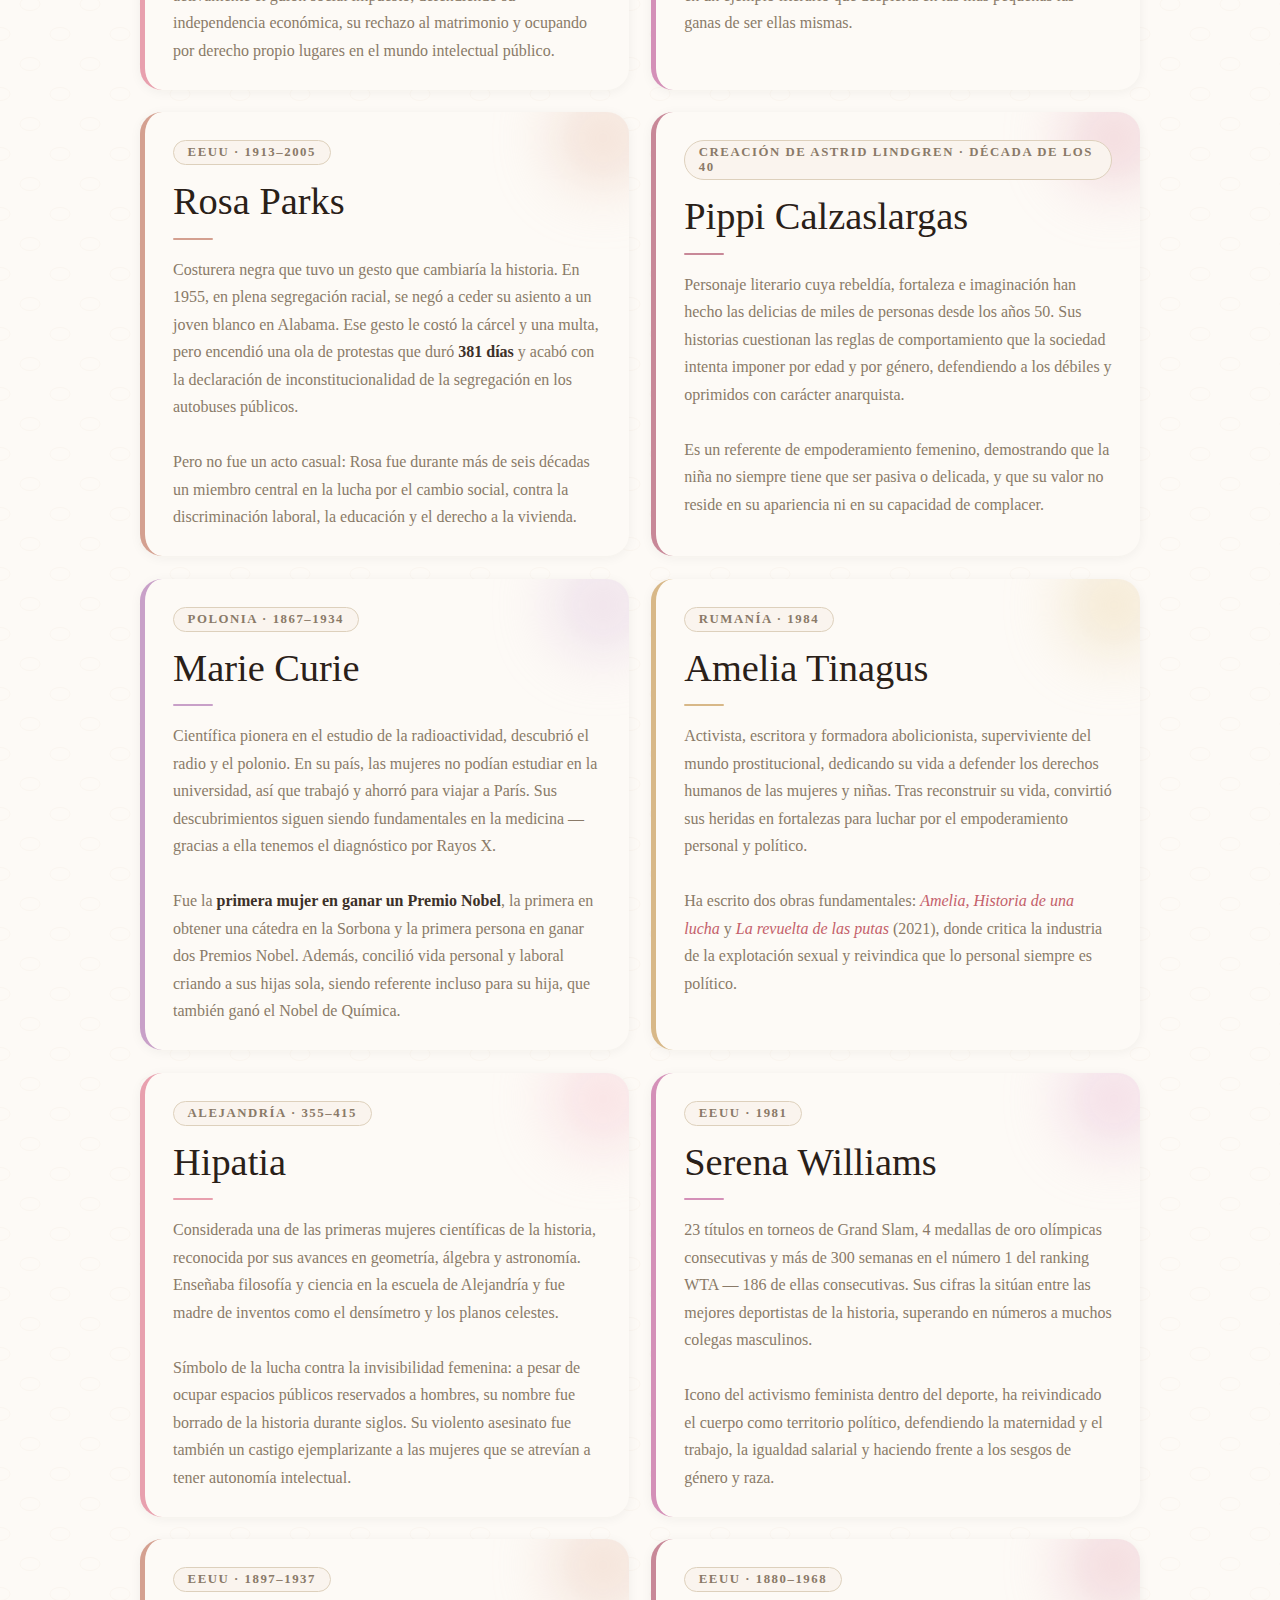
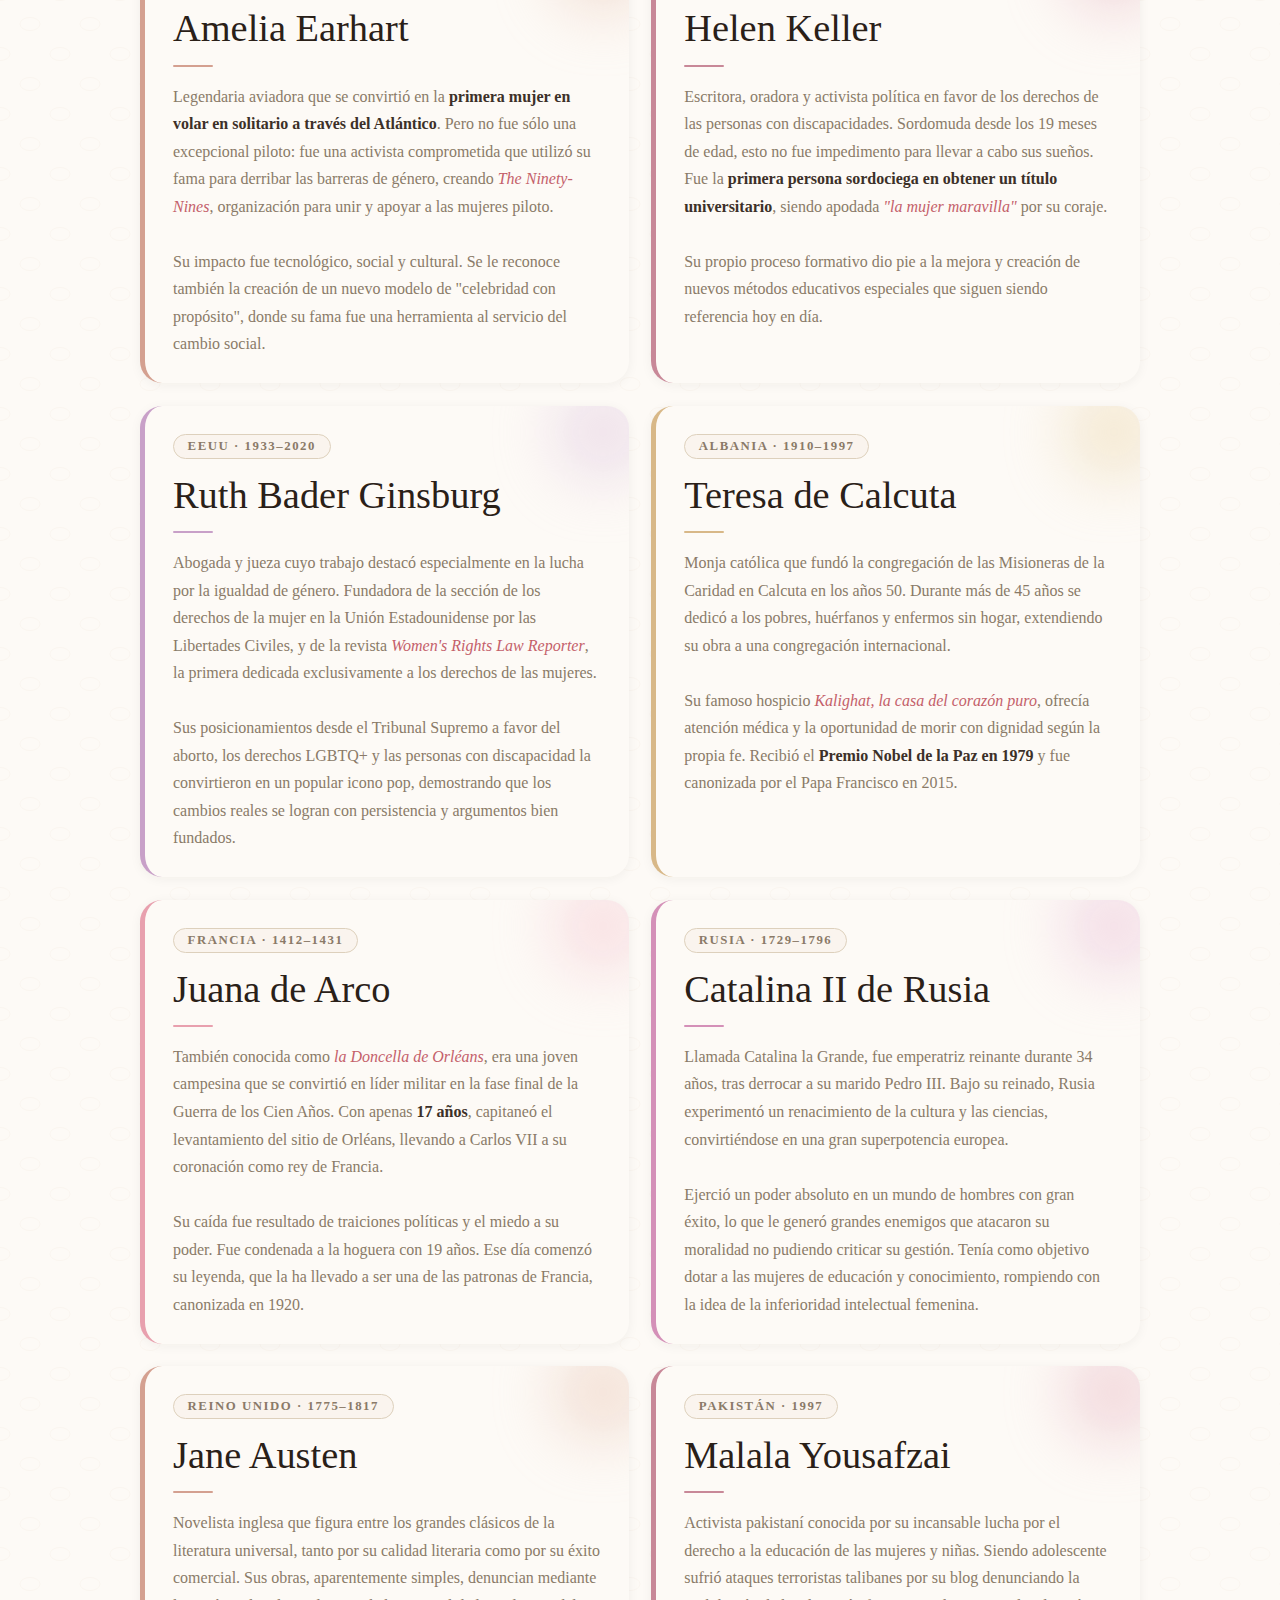
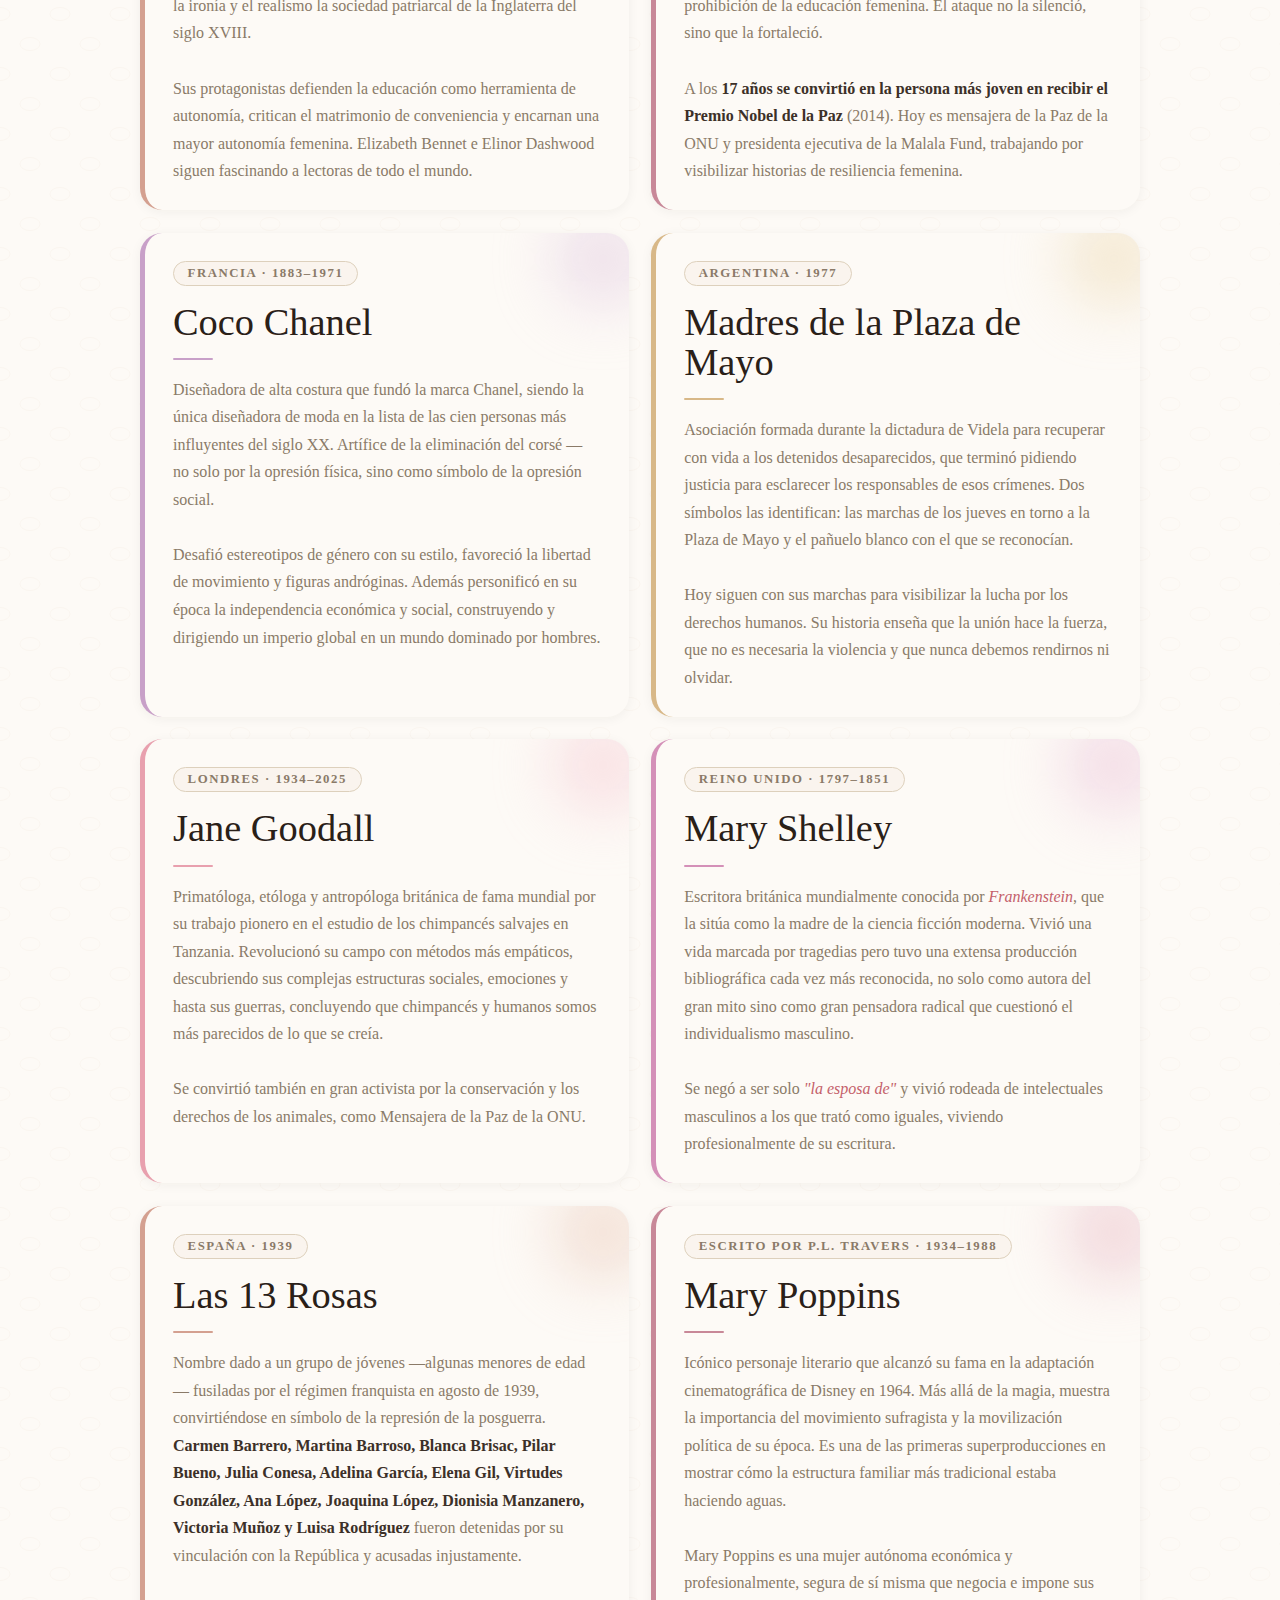
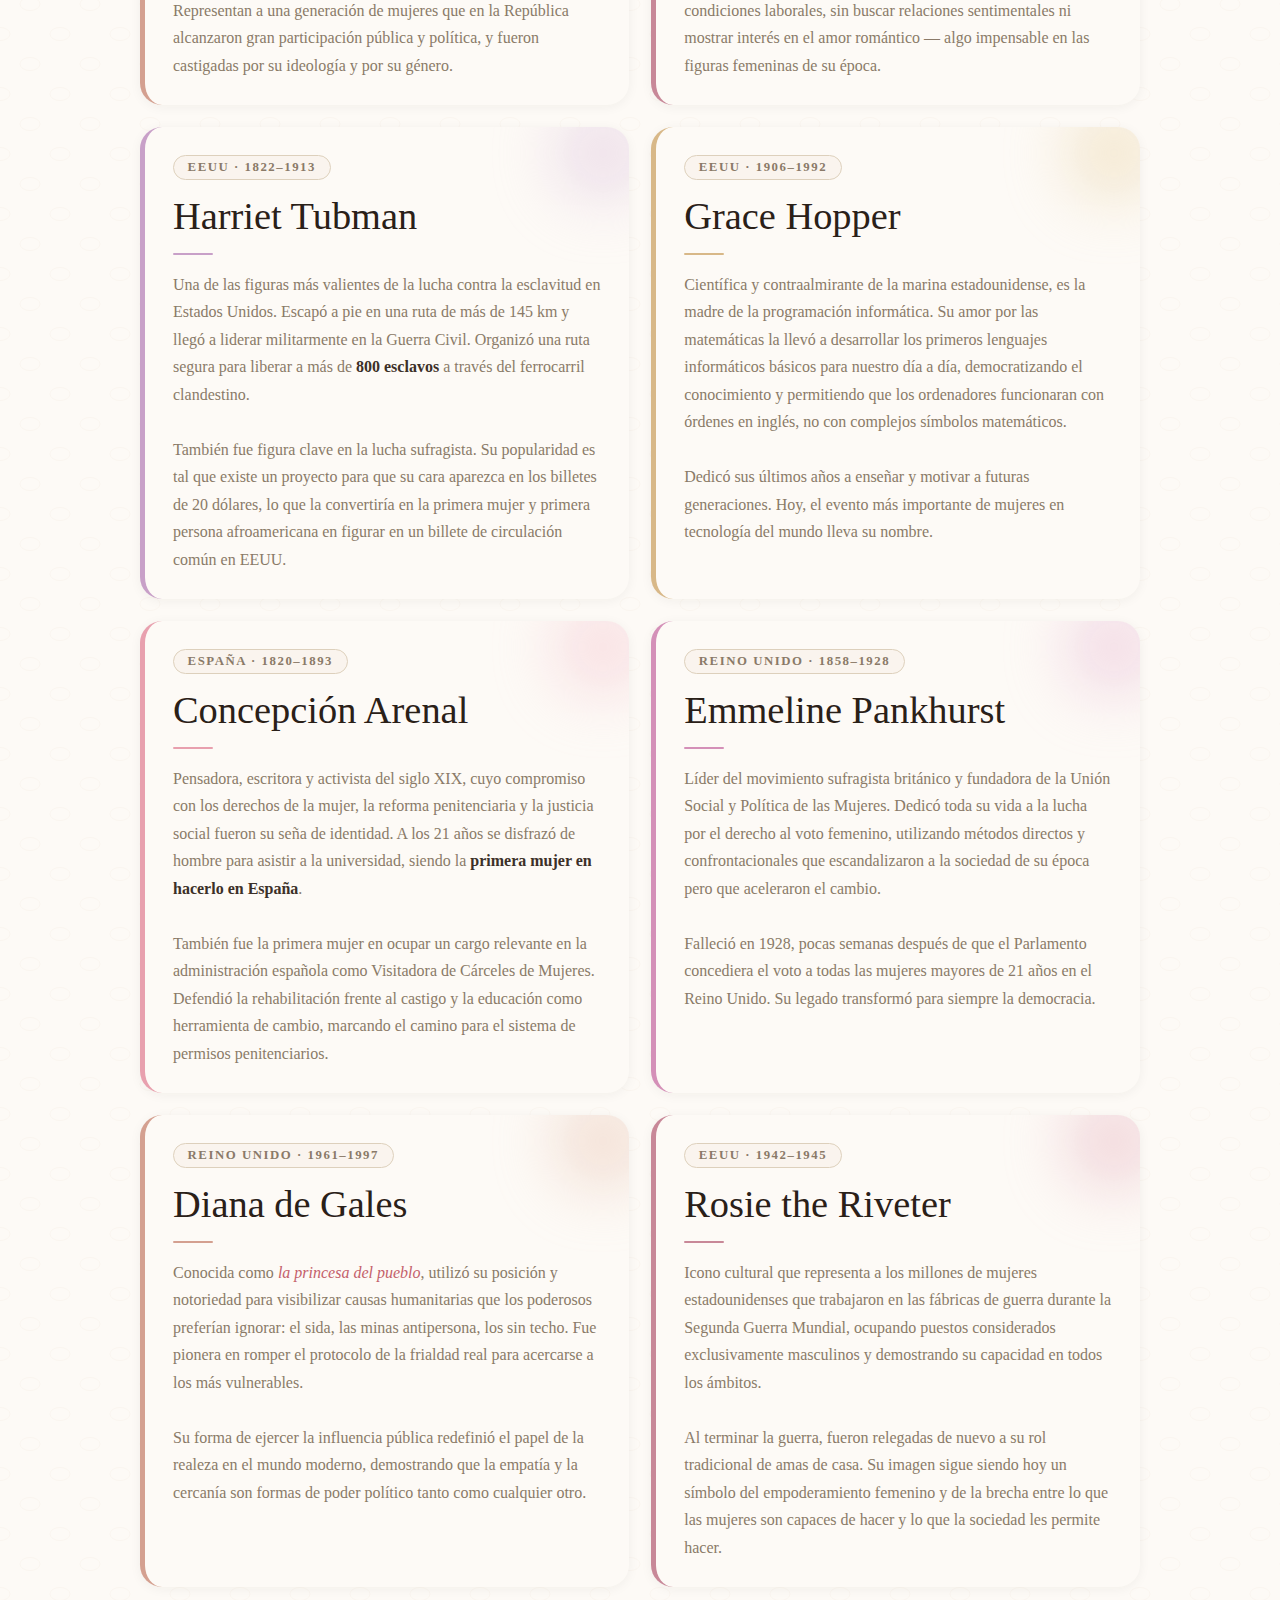
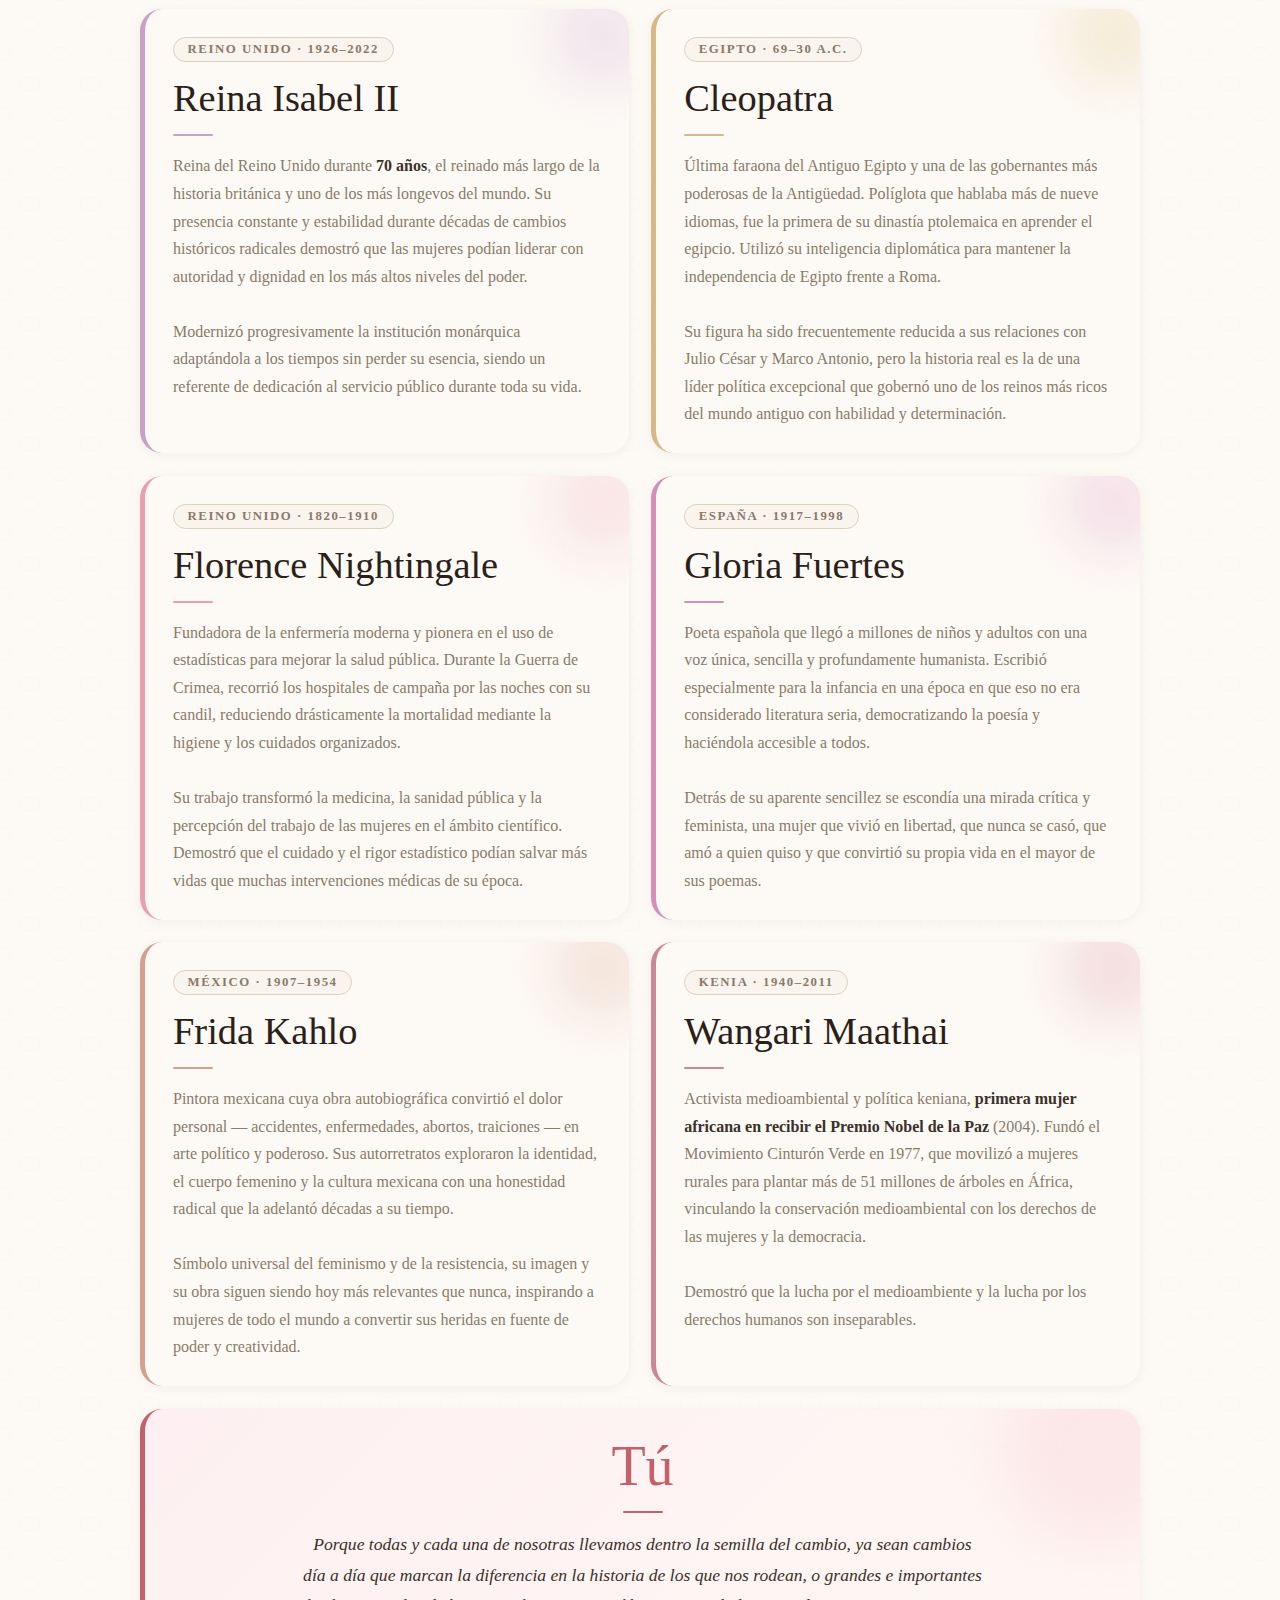
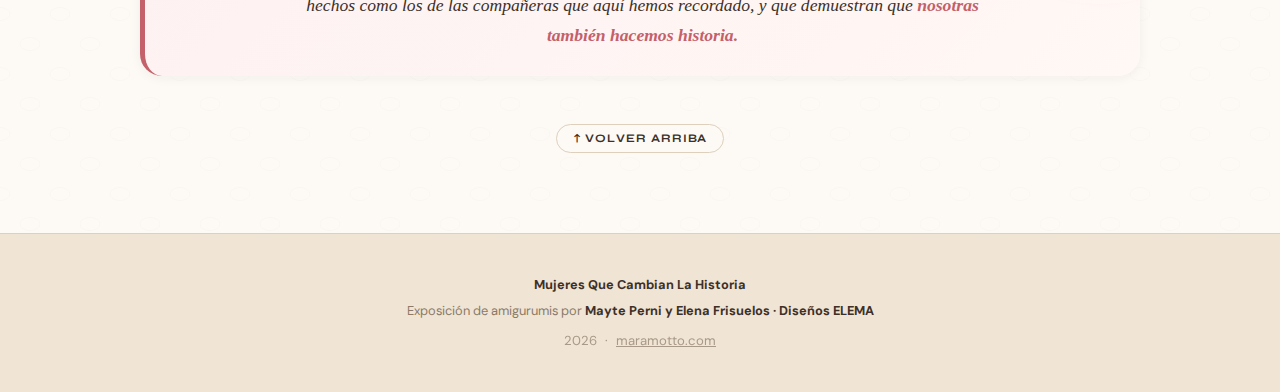
<file: mujeres.html>
<!DOCTYPE html>
<html lang="es">
<head>
<meta charset="UTF-8">
<meta name="viewport" content="width=device-width, initial-scale=1.0">
<title>Mujeres · Su Historia · Mujeres Que Cambian La Historia | Diseños ELEMA</title>
<meta name="description" content="Conoce la historia de las 35 mujeres extraordinarias de la exposición de amigurumis Mujeres Que Cambian La Historia. Por Diseños ELEMA.">
<meta name="robots" content="index, follow">
<link rel="canonical" href="https://elema.es/mujeres.html">
<meta property="og:type" content="website">
<meta property="og:url" content="https://elema.es/mujeres.html">
<meta property="og:title" content="Mujeres · Su Historia · Diseños ELEMA">
<meta property="og:description" content="35 mujeres extraordinarias. Sus historias, su legado, su valentía. Una exposición de Diseños ELEMA.">
<meta property="og:image" content="https://elema.es/img/logo_elema.jpg">
<meta property="og:locale" content="es_ES">
<meta property="og:site_name" content="Diseños ELEMA">
<link rel="stylesheet" href="css/styles.css">
<style>
body { padding-top: 64px; }

/* ══════════════════════════════
   HERO
══════════════════════════════ */
.mh-hero {
  background: var(--white);
  padding: 4.5rem 1.5rem 0;
  position: relative;
  overflow: hidden;
  text-align: center;
}
.mh-hero::before {
  content: ''; position: absolute; inset: 0; pointer-events: none;
  background-image: url("data:image/svg+xml,%3Csvg xmlns='http://www.w3.org/2000/svg' width='60' height='60'%3E%3Cellipse cx='30' cy='30' rx='10' ry='6.5' fill='none' stroke='%23C0A080' stroke-width='1' opacity='0.10'/%3E%3Cellipse cx='0' cy='0' rx='10' ry='6.5' fill='none' stroke='%23C0A080' stroke-width='1' opacity='0.10'/%3E%3Cellipse cx='60' cy='0' rx='10' ry='6.5' fill='none' stroke='%23C0A080' stroke-width='1' opacity='0.10'/%3E%3Cellipse cx='0' cy='60' rx='10' ry='6.5' fill='none' stroke='%23C0A080' stroke-width='1' opacity='0.10'/%3E%3Cellipse cx='60' cy='60' rx='10' ry='6.5' fill='none' stroke='%23C0A080' stroke-width='1' opacity='0.10'/%3E%3C/svg%3E");
}
.mh-hero-blob {
  position: absolute;
  width: 550px; height: 450px;
  border-radius: 50% 60% 55% 45% / 55% 45% 60% 50%;
  background: var(--rose);
  filter: blur(70px); opacity: .28;
  top: -80px; left: 50%;
  transform: translateX(-50%);
  pointer-events: none;
}
.mh-hero-inner { position: relative; z-index: 1; }

.mh-hero__badge {
  display: inline-block;
  background: var(--rose-l); color: var(--rose-d);
  font-family: 'Cormorant Garamond', serif; font-size: .88rem; font-weight: 600;
  letter-spacing: .22em; text-transform: uppercase;
  padding: .36rem 1.2rem; border-radius: 999px;
  border: 1px solid var(--rose-m);
  margin-bottom: 1.5rem;
  animation: fadeUp .5s ease both;
}

.mh-hero h1 {
  font-family: 'Rouge Script', cursive; font-weight: 400;
  font-size: clamp(4rem, 12vw, 9rem);
  line-height: 1.02; letter-spacing: .01em;
  margin-bottom: .2rem;
  animation: fadeUp .6s .1s ease both;
}
.mh-hero h1 .w-mujeres  { color: var(--purple); }
.mh-hero h1 .w-historia { color: var(--orange); }
.mh-hero h1 .w-rest     { color: var(--text); }

.mh-hero__sub {
  font-family: 'Rouge Script', cursive;
  font-size: clamp(1.8rem, 5vw, 3.2rem);
  color: var(--rose-d);
  margin-bottom: 1.8rem;
  animation: fadeUp .6s .2s ease both;
  line-height: 1.1;
}

.mh-hero-wave { position: relative; z-index: 1; margin-top: .5rem; }

/* ══════════════════════════════
   NUBE DE NOMBRES
══════════════════════════════ */
.mh-cloud-section {
  background: var(--cream);
  padding: 3.5rem 1.5rem 4rem;
}
.mh-cloud-label {
  text-align: center;
  margin-bottom: 2rem;
}
.mh-cloud {
  display: flex;
  flex-wrap: wrap;
  gap: .65rem;
  justify-content: center;
  align-items: center;
  max-width: 860px;
  margin: 0 auto;
}

/* Cada píldora tiene un tamaño variable para dar sensación de nube */
.mh-pill {
  display: inline-block;
  font-family: 'Cormorant Garamond', serif;
  font-weight: 600;
  white-space: nowrap;
  border-radius: 999px;
  border: 2px solid;
  padding: .42rem 1.15rem;
  cursor: pointer;
  text-decoration: none;
  transition: transform .2s, box-shadow .2s, background .2s, color .2s;
  line-height: 1.2;
}
.mh-pill:hover {
  transform: translateY(-3px) scale(1.04);
  box-shadow: 0 6px 20px rgba(42,32,24,.12);
}

/* Tamaños (simulan relevancia/aleatoriedad) */
.mh-pill--s  { font-size: .88rem; }
.mh-pill--m  { font-size: 1.05rem; }
.mh-pill--l  { font-size: 1.22rem; }
.mh-pill--xl { font-size: 1.45rem; }

/* Colores de las píldoras — gama de rosas pastel */
.mh-pill--c1 { background: #FFF0F3; border-color: #E8A0AE; color: #9A3048; }
.mh-pill--c2 { background: #FEF0F7; border-color: #D490B8; color: #7A2060; }
.mh-pill--c3 { background: #FDF5F0; border-color: #D4A090; color: #8A4030; }
.mh-pill--c4 { background: #FFF4F0; border-color: #C88898; color: #882040; }
.mh-pill--c5 { background: #FAF0F8; border-color: #C8A0C8; color: #682068; }
.mh-pill--c6 { background: #FFF8F0; border-color: #D8B888; color: #7A4810; }

.mh-pill--c1:hover { background: #E8A0AE; color: #fff; }
.mh-pill--c2:hover { background: #D490B8; color: #fff; }
.mh-pill--c3:hover { background: #D4A090; color: #fff; }
.mh-pill--c4:hover { background: #C88898; color: #fff; }
.mh-pill--c5:hover { background: #C8A0C8; color: #fff; }
.mh-pill--c6:hover { background: #D8B888; color: #fff; }

/* Píldora especial "Tú" */
.mh-pill--tu {
  background: var(--purple-l);
  border-color: var(--purple);
  color: var(--purple-d);
  font-style: italic;
}
.mh-pill--tu:hover { background: var(--purple); color: #fff; }

/* ══════════════════════════════
   FICHAS DE PERSONAJES
══════════════════════════════ */
.mh-fichas-section {
  padding: 4rem 1.5rem 5rem;
  background: var(--white);
  position: relative;
}
.mh-fichas-section::before {
  content: ''; position: absolute; inset: 0; pointer-events: none;
  background-image: url("data:image/svg+xml,%3Csvg xmlns='http://www.w3.org/2000/svg' width='60' height='60'%3E%3Cellipse cx='30' cy='30' rx='10' ry='6.5' fill='none' stroke='%23C0A080' stroke-width='1' opacity='0.06'/%3E%3Cellipse cx='0' cy='0' rx='10' ry='6.5' fill='none' stroke='%23C0A080' stroke-width='1' opacity='0.06'/%3E%3Cellipse cx='60' cy='0' rx='10' ry='6.5' fill='none' stroke='%23C0A080' stroke-width='1' opacity='0.06'/%3E%3Cellipse cx='0' cy='60' rx='10' ry='6.5' fill='none' stroke='%23C0A080' stroke-width='1' opacity='0.06'/%3E%3Cellipse cx='60' cy='60' rx='10' ry='6.5' fill='none' stroke='%23C0A080' stroke-width='1' opacity='0.06'/%3E%3C/svg%3E");
}
.mh-fichas-grid {
  display: grid;
  grid-template-columns: 1fr 1fr;
  gap: 1.4rem;
  max-width: 1000px;
  margin: 0 auto;
  position: relative; z-index: 1;
}
@media (max-width: 640px) {
  .mh-fichas-grid { grid-template-columns: 1fr; }
}

/* ── Ficha individual ── */
.mh-ficha {
  background: var(--white);
  border-radius: 22px;
  border-left: 5px solid;
  padding: 1.75rem 1.75rem 1.6rem;
  position: relative;
  overflow: hidden;
  box-shadow: 0 2px 12px rgba(42,32,24,.05);
  transition: transform .25s, box-shadow .25s;
  scroll-margin-top: 90px;
}
.mh-ficha:hover {
  transform: translateY(-3px);
  box-shadow: 0 8px 28px rgba(42,32,24,.10);
}
/* Blob decorativo esquina superior derecha */
.mh-ficha::before {
  content: '';
  position: absolute; top: -24px; right: -24px;
  width: 100px; height: 100px; border-radius: 50%;
  filter: blur(30px); opacity: .5;
  pointer-events: none;
}

/* Gama de colores pastel rosa para las fichas */
.mh-ficha--p1 { border-color: #E8A0AE; }
.mh-ficha--p1::before { background: #F5C8D2; }

.mh-ficha--p2 { border-color: #D490B8; }
.mh-ficha--p2::before { background: #EAC0D8; }

.mh-ficha--p3 { border-color: #D4A090; }
.mh-ficha--p3::before { background: #EAC8B8; }

.mh-ficha--p4 { border-color: #C88898; }
.mh-ficha--p4::before { background: #E8B8C4; }

.mh-ficha--p5 { border-color: #C8A0C8; }
.mh-ficha--p5::before { background: #E0C8E0; }

.mh-ficha--p6 { border-color: #D8B888; }
.mh-ficha--p6::before { background: #ECD8B0; }

/* Badge origen + fechas */
.mh-ficha__meta {
  display: inline-flex; align-items: center; gap: .5rem;
  font-family: 'Cormorant Garamond', serif;
  font-size: .8rem; font-weight: 600;
  letter-spacing: .12em; text-transform: uppercase;
  color: var(--text-m);
  border: 1.5px solid var(--cream-dd);
  background: var(--cream);
  border-radius: 999px;
  padding: .25rem .85rem;
  margin-bottom: 1rem;
  position: relative; z-index: 1;
}

.mh-ficha__nombre {
  font-family: 'Rouge Script', cursive;
  font-weight: 400;
  font-size: clamp(1.7rem, 4vw, 2.4rem);
  line-height: 1.05;
  margin-bottom: 1rem;
  color: var(--dark);
  position: relative; z-index: 1;
}

.mh-ficha__texto {
  font-family: 'Cormorant Garamond', serif;
  font-size: 1rem;
  line-height: 1.72;
  color: var(--text-m);
  position: relative; z-index: 1;
}
.mh-ficha__texto em { color: var(--rose-d); font-style: italic; }
.mh-ficha__texto strong { color: var(--text); }

/* Línea decorativa separadora entre secciones de texto */
.mh-ficha__div {
  width: 40px; height: 2px; border-radius: 2px;
  margin: 1rem 0;
  position: relative; z-index: 1;
}

/* ── Ficha especial "TÚ" ── */
.mh-ficha--tu {
  border-color: var(--rose-d);
  background: linear-gradient(135deg, var(--rose-l) 0%, #fff8f4 100%);
  grid-column: 1 / -1; /* Ocupa todo el ancho */
  text-align: center;
}
.mh-ficha--tu::before { background: var(--rose); width: 200px; height: 200px; opacity: .3; top: -60px; right: -60px; }
.mh-ficha--tu .mh-ficha__nombre {
  font-size: clamp(2.2rem, 6vw, 3.5rem);
  color: var(--rose-d);
}
.mh-ficha--tu .mh-ficha__texto {
  font-size: 1.1rem;
  font-style: italic;
  color: var(--text);
  max-width: 680px;
  margin: 0 auto;
}
.mh-ficha--tu .mh-ficha__div { margin: 1rem auto; background: var(--rose-d); }

/* Botón volver arriba */
.mh-back-top {
  display: flex; justify-content: center;
  margin-top: 3rem;
  position: relative; z-index: 1;
}
</style>
</head>
<body class="crochet-bg">

<!-- TOPBAR -->
<nav class="topbar">
  <a href="index.html" class="topbar__logo">
    <span class="w-mujeres">Mujeres</span><span class="w-rest"> que Cambian la </span><span class="w-historia">Historia</span>
  </a>
  <div class="topbar__nav">
    <a href="mujeres.html" style="color:var(--rose-d);background:var(--rose-l);border-radius:999px;">Mujeres e Historias</a>
    <a href="index.html#artesanas">Sobre Nosotras</a>
    <a href="index.html#contacto">Contacto</a>
    <div class="nav-dropdown" id="navDropdown">
      <button onclick="document.getElementById('navDropdown').classList.toggle('open')">
        Respuestas <span class="nav-caret"></span>
      </button>
      <div class="nav-dropdown__menu">
        <a href="nivel.html?level=infantil"><span class="lv-dot" style="background:var(--a-border)"></span> Infantil</a>
        <a href="nivel.html?level=juvenil"><span class="lv-dot" style="background:var(--b-border)"></span> Juvenil</a>
        <a href="nivel.html?level=adulto"><span class="lv-dot" style="background:var(--c-border)"></span> Adulto</a>
        <a href="nivel.html?level=experto"><span class="lv-dot" style="background:var(--d-border)"></span> Experto</a>
      </div>
    </div>
  </div>
</nav>
<script>
document.addEventListener('click', function(e){
  const dd = document.getElementById('navDropdown');
  if(dd && !dd.contains(e.target)) dd.classList.remove('open');
});
</script>

<!-- HERO -->
<section class="mh-hero">
  <div class="mh-hero-blob"></div>
  <div class="mh-hero-inner container">
    <div class="mh-hero__badge anim">Exposición · Diseños ELEMA</div>
    <h1 class="anim anim-d1">
      <span class="w-mujeres">Mujeres</span>
    </h1>
    <div class="mh-hero__sub anim anim-d2">Su historia</div>
  </div>
  <div class="mh-hero-wave">
    <svg viewBox="0 0 1440 62" xmlns="http://www.w3.org/2000/svg" preserveAspectRatio="none">
      <path d="M0,35 C360,62 1080,8 1440,35 L1440,62 L0,62 Z" fill="var(--cream)"/>
    </svg>
  </div>
</section>

<!-- NUBE DE NOMBRES -->
<section class="mh-cloud-section">
  <div class="mh-cloud-label">
    <div class="section-label">35 protagonistas</div>
  </div>
  <div class="mh-cloud">
    <a href="#simone-de-beauvoir"    class="mh-pill mh-pill--xl mh-pill--c1">Simone de Beauvoir</a>
    <a href="#marie-curie"           class="mh-pill mh-pill--xl mh-pill--c2">Marie Curie</a>
    <a href="#juana-de-arco"         class="mh-pill mh-pill--l  mh-pill--c3">Juana de Arco</a>
    <a href="#rosa-parks"            class="mh-pill mh-pill--l  mh-pill--c4">Rosa Parks</a>
    <a href="#hipatia"               class="mh-pill mh-pill--m  mh-pill--c5">Hipatia</a>
    <a href="#frida-kahlo"           class="mh-pill mh-pill--l  mh-pill--c6">Frida Kahlo</a>
    <a href="#amelia-earhart"        class="mh-pill mh-pill--l  mh-pill--c1">Amelia Earhart</a>
    <a href="#catalina-ii"           class="mh-pill mh-pill--m  mh-pill--c2">Catalina II de Rusia</a>
    <a href="#harriet-tubman"        class="mh-pill mh-pill--l  mh-pill--c3">Harriet Tubman</a>
    <a href="#malala"                class="mh-pill mh-pill--xl mh-pill--c4">Malala Yousafzai</a>
    <a href="#coco-chanel"           class="mh-pill mh-pill--m  mh-pill--c5">Coco Chanel</a>
    <a href="#teresa-calcuta"        class="mh-pill mh-pill--l  mh-pill--c6">Teresa de Calcuta</a>
    <a href="#jane-austen"           class="mh-pill mh-pill--l  mh-pill--c1">Jane Austen</a>
    <a href="#ruth-bader"            class="mh-pill mh-pill--m  mh-pill--c2">Ruth Bader Ginsburg</a>
    <a href="#wangari-maathai"       class="mh-pill mh-pill--l  mh-pill--c3">Wangari Maathai</a>
    <a href="#grace-hopper"          class="mh-pill mh-pill--l  mh-pill--c4">Grace Hopper</a>
    <a href="#mary-shelley"          class="mh-pill mh-pill--m  mh-pill--c5">Mary Shelley</a>
    <a href="#serena-williams"       class="mh-pill mh-pill--l  mh-pill--c6">Serena Williams</a>
    <a href="#concepcion-arenal"     class="mh-pill mh-pill--l  mh-pill--c1">Concepción Arenal</a>
    <a href="#emmeline-pankhurst"    class="mh-pill mh-pill--m  mh-pill--c2">Emmeline Pankhurst</a>
    <a href="#hellen-keller"         class="mh-pill mh-pill--l  mh-pill--c3">Helen Keller</a>
    <a href="#jane-goodall"          class="mh-pill mh-pill--l  mh-pill--c4">Jane Goodall</a>
    <a href="#diana-gales"           class="mh-pill mh-pill--m  mh-pill--c5">Diana de Gales</a>
    <a href="#amelia-tinagus"        class="mh-pill mh-pill--m  mh-pill--c6">Amelia Tinagus</a>
    <a href="#madres-plaza-mayo"     class="mh-pill mh-pill--l  mh-pill--c1">Madres de la Plaza de Mayo</a>
    <a href="#las-13-rosas"          class="mh-pill mh-pill--l  mh-pill--c2">Las 13 Rosas</a>
    <a href="#ana-tejas-verdes"      class="mh-pill mh-pill--m  mh-pill--c3">Ana de las Tejas Verdes</a>
    <a href="#pippi"                 class="mh-pill mh-pill--m  mh-pill--c4">Pippi Calzaslargas</a>
    <a href="#mary-poppins"          class="mh-pill mh-pill--m  mh-pill--c5">Mary Poppins</a>
    <a href="#gloria-fuertes"        class="mh-pill mh-pill--l  mh-pill--c6">Gloria Fuertes</a>
    <a href="#rosie"                 class="mh-pill mh-pill--m  mh-pill--c1">Rosie the Riveter</a>
    <a href="#isabel-ii"             class="mh-pill mh-pill--m  mh-pill--c2">Reina Isabel II</a>
    <a href="#cleopatra"             class="mh-pill mh-pill--l  mh-pill--c3">Cleopatra</a>
    <a href="#florence-nightingale"  class="mh-pill mh-pill--l  mh-pill--c4">Florence Nightingale</a>
    <a href="#tu"                    class="mh-pill mh-pill--xl mh-pill--tu">Tú</a>
  </div>
</section>

<!-- WAVE -->
<svg viewBox="0 0 1440 48" xmlns="http://www.w3.org/2000/svg" preserveAspectRatio="none" style="display:block;margin-bottom:-2px">
  <path d="M0,24 C480,48 960,0 1440,24 L1440,0 L0,0 Z" fill="var(--cream)"/>
  <path d="M0,24 C480,48 960,0 1440,24 L1440,48 L0,48 Z" fill="var(--white)"/>
</svg>

<!-- FICHAS DE PERSONAJES -->
<section class="mh-fichas-section">
  <div class="container">
    <div class="mh-fichas-grid">

      <!-- SIMONE DE BEAUVOIR -->
      <div class="mh-ficha mh-ficha--p1" id="simone-de-beauvoir">
        <div class="mh-ficha__meta">Francia · 1908–1986</div>
        <div class="mh-ficha__nombre">Simone de Beauvoir</div>
        <div class="mh-ficha__div" style="background:#E8A0AE"></div>
        <p class="mh-ficha__texto">Filósofa, profesora, escritora y una de las activistas feministas más reconocidas del siglo pasado. Libros como <em>El Segundo Sexo</em> siguen siendo lecturas imprescindibles, definiendo el feminismo como <em>"una manera de vivir individualmente y una manera de luchar colectivamente"</em>.<br><br>Es reconocida como la madre del feminismo moderno, pero su importancia no se limita a sus libros, sino en cómo vivió: rechazó activamente el guion social impuesto, defendiendo su independencia económica, su rechazo al matrimonio y ocupando por derecho propio lugares en el mundo intelectual público.</p>
      </div>

      <!-- ANA DE LAS TEJAS VERDES -->
      <div class="mh-ficha mh-ficha--p2" id="ana-tejas-verdes">
        <div class="mh-ficha__meta">Escrito por Lucy Montgomery · 1908</div>
        <div class="mh-ficha__nombre">Ana de las Tejas Verdes</div>
        <div class="mh-ficha__div" style="background:#D490B8"></div>
        <p class="mh-ficha__texto">Ana Shirley es la protagonista de este maravilloso libro publicado a principios del siglo pasado. Una niña huérfana que llega a vivir a un pequeño pueblo y que, gracias a su carácter imaginativo y comprometido, acaba convirtiéndose en un miembro muy querido del lugar.<br><br>Desafía constantemente los roles de género, con ideas feministas, ambiciones profesionales y una gran sororidad. Se ha convertido en un ejemplo literario que despierta en las más pequeñas las ganas de ser ellas mismas.</p>
      </div>

      <!-- ROSA PARKS -->
      <div class="mh-ficha mh-ficha--p3" id="rosa-parks">
        <div class="mh-ficha__meta">EEUU · 1913–2005</div>
        <div class="mh-ficha__nombre">Rosa Parks</div>
        <div class="mh-ficha__div" style="background:#D4A090"></div>
        <p class="mh-ficha__texto">Costurera negra que tuvo un gesto que cambiaría la historia. En 1955, en plena segregación racial, se negó a ceder su asiento a un joven blanco en Alabama. Ese gesto le costó la cárcel y una multa, pero encendió una ola de protestas que duró <strong>381 días</strong> y acabó con la declaración de inconstitucionalidad de la segregación en los autobuses públicos.<br><br>Pero no fue un acto casual: Rosa fue durante más de seis décadas un miembro central en la lucha por el cambio social, contra la discriminación laboral, la educación y el derecho a la vivienda.</p>
      </div>

      <!-- PIPPI CALZASLARGAS -->
      <div class="mh-ficha mh-ficha--p4" id="pippi">
        <div class="mh-ficha__meta">Creación de Astrid Lindgren · Década de los 40</div>
        <div class="mh-ficha__nombre">Pippi Calzaslargas</div>
        <div class="mh-ficha__div" style="background:#C88898"></div>
        <p class="mh-ficha__texto">Personaje literario cuya rebeldía, fortaleza e imaginación han hecho las delicias de miles de personas desde los años 50. Sus historias cuestionan las reglas de comportamiento que la sociedad intenta imponer por edad y por género, defendiendo a los débiles y oprimidos con carácter anarquista.<br><br>Es un referente de empoderamiento femenino, demostrando que la niña no siempre tiene que ser pasiva o delicada, y que su valor no reside en su apariencia ni en su capacidad de complacer.</p>
      </div>

      <!-- MARIE CURIE -->
      <div class="mh-ficha mh-ficha--p5" id="marie-curie">
        <div class="mh-ficha__meta">Polonia · 1867–1934</div>
        <div class="mh-ficha__nombre">Marie Curie</div>
        <div class="mh-ficha__div" style="background:#C8A0C8"></div>
        <p class="mh-ficha__texto">Científica pionera en el estudio de la radioactividad, descubrió el radio y el polonio. En su país, las mujeres no podían estudiar en la universidad, así que trabajó y ahorró para viajar a París. Sus descubrimientos siguen siendo fundamentales en la medicina — gracias a ella tenemos el diagnóstico por Rayos X.<br><br>Fue la <strong>primera mujer en ganar un Premio Nobel</strong>, la primera en obtener una cátedra en la Sorbona y la primera persona en ganar dos Premios Nobel. Además, concilió vida personal y laboral criando a sus hijas sola, siendo referente incluso para su hija, que también ganó el Nobel de Química.</p>
      </div>

      <!-- AMELIA TINAGUS -->
      <div class="mh-ficha mh-ficha--p6" id="amelia-tinagus">
        <div class="mh-ficha__meta">Rumanía · 1984</div>
        <div class="mh-ficha__nombre">Amelia Tinagus</div>
        <div class="mh-ficha__div" style="background:#D8B888"></div>
        <p class="mh-ficha__texto">Activista, escritora y formadora abolicionista, superviviente del mundo prostitucional, dedicando su vida a defender los derechos humanos de las mujeres y niñas. Tras reconstruir su vida, convirtió sus heridas en fortalezas para luchar por el empoderamiento personal y político.<br><br>Ha escrito dos obras fundamentales: <em>Amelia, Historia de una lucha</em> y <em>La revuelta de las putas</em> (2021), donde critica la industria de la explotación sexual y reivindica que lo personal siempre es político.</p>
      </div>

      <!-- HIPATIA -->
      <div class="mh-ficha mh-ficha--p1" id="hipatia">
        <div class="mh-ficha__meta">Alejandría · 355–415</div>
        <div class="mh-ficha__nombre">Hipatia</div>
        <div class="mh-ficha__div" style="background:#E8A0AE"></div>
        <p class="mh-ficha__texto">Considerada una de las primeras mujeres científicas de la historia, reconocida por sus avances en geometría, álgebra y astronomía. Enseñaba filosofía y ciencia en la escuela de Alejandría y fue madre de inventos como el densímetro y los planos celestes.<br><br>Símbolo de la lucha contra la invisibilidad femenina: a pesar de ocupar espacios públicos reservados a hombres, su nombre fue borrado de la historia durante siglos. Su violento asesinato fue también un castigo ejemplarizante a las mujeres que se atrevían a tener autonomía intelectual.</p>
      </div>

      <!-- SERENA WILLIAMS -->
      <div class="mh-ficha mh-ficha--p2" id="serena-williams">
        <div class="mh-ficha__meta">EEUU · 1981</div>
        <div class="mh-ficha__nombre">Serena Williams</div>
        <div class="mh-ficha__div" style="background:#D490B8"></div>
        <p class="mh-ficha__texto">23 títulos en torneos de Grand Slam, 4 medallas de oro olímpicas consecutivas y más de 300 semanas en el número 1 del ranking WTA — 186 de ellas consecutivas. Sus cifras la sitúan entre las mejores deportistas de la historia, superando en números a muchos colegas masculinos.<br><br>Icono del activismo feminista dentro del deporte, ha reivindicado el cuerpo como territorio político, defendiendo la maternidad y el trabajo, la igualdad salarial y haciendo frente a los sesgos de género y raza.</p>
      </div>

      <!-- AMELIA EARHART -->
      <div class="mh-ficha mh-ficha--p3" id="amelia-earhart">
        <div class="mh-ficha__meta">EEUU · 1897–1937</div>
        <div class="mh-ficha__nombre">Amelia Earhart</div>
        <div class="mh-ficha__div" style="background:#D4A090"></div>
        <p class="mh-ficha__texto">Legendaria aviadora que se convirtió en la <strong>primera mujer en volar en solitario a través del Atlántico</strong>. Pero no fue sólo una excepcional piloto: fue una activista comprometida que utilizó su fama para derribar las barreras de género, creando <em>The Ninety-Nines</em>, organización para unir y apoyar a las mujeres piloto.<br><br>Su impacto fue tecnológico, social y cultural. Se le reconoce también la creación de un nuevo modelo de "celebridad con propósito", donde su fama fue una herramienta al servicio del cambio social.</p>
      </div>

      <!-- HELEN KELLER -->
      <div class="mh-ficha mh-ficha--p4" id="hellen-keller">
        <div class="mh-ficha__meta">EEUU · 1880–1968</div>
        <div class="mh-ficha__nombre">Helen Keller</div>
        <div class="mh-ficha__div" style="background:#C88898"></div>
        <p class="mh-ficha__texto">Escritora, oradora y activista política en favor de los derechos de las personas con discapacidades. Sordomuda desde los 19 meses de edad, esto no fue impedimento para llevar a cabo sus sueños. Fue la <strong>primera persona sordociega en obtener un título universitario</strong>, siendo apodada <em>"la mujer maravilla"</em> por su coraje.<br><br>Su propio proceso formativo dio pie a la mejora y creación de nuevos métodos educativos especiales que siguen siendo referencia hoy en día.</p>
      </div>

      <!-- RUTH BADER GINSBURG -->
      <div class="mh-ficha mh-ficha--p5" id="ruth-bader">
        <div class="mh-ficha__meta">EEUU · 1933–2020</div>
        <div class="mh-ficha__nombre">Ruth Bader Ginsburg</div>
        <div class="mh-ficha__div" style="background:#C8A0C8"></div>
        <p class="mh-ficha__texto">Abogada y jueza cuyo trabajo destacó especialmente en la lucha por la igualdad de género. Fundadora de la sección de los derechos de la mujer en la Unión Estadounidense por las Libertades Civiles, y de la revista <em>Women's Rights Law Reporter</em>, la primera dedicada exclusivamente a los derechos de las mujeres.<br><br>Sus posicionamientos desde el Tribunal Supremo a favor del aborto, los derechos LGBTQ+ y las personas con discapacidad la convirtieron en un popular icono pop, demostrando que los cambios reales se logran con persistencia y argumentos bien fundados.</p>
      </div>

      <!-- TERESA DE CALCUTA -->
      <div class="mh-ficha mh-ficha--p6" id="teresa-calcuta">
        <div class="mh-ficha__meta">Albania · 1910–1997</div>
        <div class="mh-ficha__nombre">Teresa de Calcuta</div>
        <div class="mh-ficha__div" style="background:#D8B888"></div>
        <p class="mh-ficha__texto">Monja católica que fundó la congregación de las Misioneras de la Caridad en Calcuta en los años 50. Durante más de 45 años se dedicó a los pobres, huérfanos y enfermos sin hogar, extendiendo su obra a una congregación internacional.<br><br>Su famoso hospicio <em>Kalighat, la casa del corazón puro</em>, ofrecía atención médica y la oportunidad de morir con dignidad según la propia fe. Recibió el <strong>Premio Nobel de la Paz en 1979</strong> y fue canonizada por el Papa Francisco en 2015.</p>
      </div>

      <!-- JUANA DE ARCO -->
      <div class="mh-ficha mh-ficha--p1" id="juana-de-arco">
        <div class="mh-ficha__meta">Francia · 1412–1431</div>
        <div class="mh-ficha__nombre">Juana de Arco</div>
        <div class="mh-ficha__div" style="background:#E8A0AE"></div>
        <p class="mh-ficha__texto">También conocida como <em>la Doncella de Orléans</em>, era una joven campesina que se convirtió en líder militar en la fase final de la Guerra de los Cien Años. Con apenas <strong>17 años</strong>, capitaneó el levantamiento del sitio de Orléans, llevando a Carlos VII a su coronación como rey de Francia.<br><br>Su caída fue resultado de traiciones políticas y el miedo a su poder. Fue condenada a la hoguera con 19 años. Ese día comenzó su leyenda, que la ha llevado a ser una de las patronas de Francia, canonizada en 1920.</p>
      </div>

      <!-- CATALINA II DE RUSIA -->
      <div class="mh-ficha mh-ficha--p2" id="catalina-ii">
        <div class="mh-ficha__meta">Rusia · 1729–1796</div>
        <div class="mh-ficha__nombre">Catalina II de Rusia</div>
        <div class="mh-ficha__div" style="background:#D490B8"></div>
        <p class="mh-ficha__texto">Llamada Catalina la Grande, fue emperatriz reinante durante 34 años, tras derrocar a su marido Pedro III. Bajo su reinado, Rusia experimentó un renacimiento de la cultura y las ciencias, convirtiéndose en una gran superpotencia europea.<br><br>Ejerció un poder absoluto en un mundo de hombres con gran éxito, lo que le generó grandes enemigos que atacaron su moralidad no pudiendo criticar su gestión. Tenía como objetivo dotar a las mujeres de educación y conocimiento, rompiendo con la idea de la inferioridad intelectual femenina.</p>
      </div>

      <!-- JANE AUSTEN -->
      <div class="mh-ficha mh-ficha--p3" id="jane-austen">
        <div class="mh-ficha__meta">Reino Unido · 1775–1817</div>
        <div class="mh-ficha__nombre">Jane Austen</div>
        <div class="mh-ficha__div" style="background:#D4A090"></div>
        <p class="mh-ficha__texto">Novelista inglesa que figura entre los grandes clásicos de la literatura universal, tanto por su calidad literaria como por su éxito comercial. Sus obras, aparentemente simples, denuncian mediante la ironía y el realismo la sociedad patriarcal de la Inglaterra del siglo XVIII.<br><br>Sus protagonistas defienden la educación como herramienta de autonomía, critican el matrimonio de conveniencia y encarnan una mayor autonomía femenina. Elizabeth Bennet e Elinor Dashwood siguen fascinando a lectoras de todo el mundo.</p>
      </div>

      <!-- MALALA -->
      <div class="mh-ficha mh-ficha--p4" id="malala">
        <div class="mh-ficha__meta">Pakistán · 1997</div>
        <div class="mh-ficha__nombre">Malala Yousafzai</div>
        <div class="mh-ficha__div" style="background:#C88898"></div>
        <p class="mh-ficha__texto">Activista pakistaní conocida por su incansable lucha por el derecho a la educación de las mujeres y niñas. Siendo adolescente sufrió ataques terroristas talibanes por su blog denunciando la prohibición de la educación femenina. El ataque no la silenció, sino que la fortaleció.<br><br>A los <strong>17 años se convirtió en la persona más joven en recibir el Premio Nobel de la Paz</strong> (2014). Hoy es mensajera de la Paz de la ONU y presidenta ejecutiva de la Malala Fund, trabajando por visibilizar historias de resiliencia femenina.</p>
      </div>

      <!-- COCO CHANEL -->
      <div class="mh-ficha mh-ficha--p5" id="coco-chanel">
        <div class="mh-ficha__meta">Francia · 1883–1971</div>
        <div class="mh-ficha__nombre">Coco Chanel</div>
        <div class="mh-ficha__div" style="background:#C8A0C8"></div>
        <p class="mh-ficha__texto">Diseñadora de alta costura que fundó la marca Chanel, siendo la única diseñadora de moda en la lista de las cien personas más influyentes del siglo XX. Artífice de la eliminación del corsé — no solo por la opresión física, sino como símbolo de la opresión social.<br><br>Desafió estereotipos de género con su estilo, favoreció la libertad de movimiento y figuras andróginas. Además personificó en su época la independencia económica y social, construyendo y dirigiendo un imperio global en un mundo dominado por hombres.</p>
      </div>

      <!-- MADRES DE LA PLAZA DE MAYO -->
      <div class="mh-ficha mh-ficha--p6" id="madres-plaza-mayo">
        <div class="mh-ficha__meta">Argentina · 1977</div>
        <div class="mh-ficha__nombre">Madres de la Plaza de Mayo</div>
        <div class="mh-ficha__div" style="background:#D8B888"></div>
        <p class="mh-ficha__texto">Asociación formada durante la dictadura de Videla para recuperar con vida a los detenidos desaparecidos, que terminó pidiendo justicia para esclarecer los responsables de esos crímenes. Dos símbolos las identifican: las marchas de los jueves en torno a la Plaza de Mayo y el pañuelo blanco con el que se reconocían.<br><br>Hoy siguen con sus marchas para visibilizar la lucha por los derechos humanos. Su historia enseña que la unión hace la fuerza, que no es necesaria la violencia y que nunca debemos rendirnos ni olvidar.</p>
      </div>

      <!-- JANE GOODALL -->
      <div class="mh-ficha mh-ficha--p1" id="jane-goodall">
        <div class="mh-ficha__meta">Londres · 1934–2025</div>
        <div class="mh-ficha__nombre">Jane Goodall</div>
        <div class="mh-ficha__div" style="background:#E8A0AE"></div>
        <p class="mh-ficha__texto">Primatóloga, etóloga y antropóloga británica de fama mundial por su trabajo pionero en el estudio de los chimpancés salvajes en Tanzania. Revolucionó su campo con métodos más empáticos, descubriendo sus complejas estructuras sociales, emociones y hasta sus guerras, concluyendo que chimpancés y humanos somos más parecidos de lo que se creía.<br><br>Se convirtió también en gran activista por la conservación y los derechos de los animales, como Mensajera de la Paz de la ONU.</p>
      </div>

      <!-- MARY SHELLEY -->
      <div class="mh-ficha mh-ficha--p2" id="mary-shelley">
        <div class="mh-ficha__meta">Reino Unido · 1797–1851</div>
        <div class="mh-ficha__nombre">Mary Shelley</div>
        <div class="mh-ficha__div" style="background:#D490B8"></div>
        <p class="mh-ficha__texto">Escritora británica mundialmente conocida por <em>Frankenstein</em>, que la sitúa como la madre de la ciencia ficción moderna. Vivió una vida marcada por tragedias pero tuvo una extensa producción bibliográfica cada vez más reconocida, no solo como autora del gran mito sino como gran pensadora radical que cuestionó el individualismo masculino.<br><br>Se negó a ser solo <em>"la esposa de"</em> y vivió rodeada de intelectuales masculinos a los que trató como iguales, viviendo profesionalmente de su escritura.</p>
      </div>

      <!-- LAS 13 ROSAS -->
      <div class="mh-ficha mh-ficha--p3" id="las-13-rosas">
        <div class="mh-ficha__meta">España · 1939</div>
        <div class="mh-ficha__nombre">Las 13 Rosas</div>
        <div class="mh-ficha__div" style="background:#D4A090"></div>
        <p class="mh-ficha__texto">Nombre dado a un grupo de jóvenes —algunas menores de edad— fusiladas por el régimen franquista en agosto de 1939, convirtiéndose en símbolo de la represión de la posguerra. <strong>Carmen Barrero, Martina Barroso, Blanca Brisac, Pilar Bueno, Julia Conesa, Adelina García, Elena Gil, Virtudes González, Ana López, Joaquina López, Dionisia Manzanero, Victoria Muñoz y Luisa Rodríguez</strong> fueron detenidas por su vinculación con la República y acusadas injustamente.<br><br>Representan a una generación de mujeres que en la República alcanzaron gran participación pública y política, y fueron castigadas por su ideología y por su género.</p>
      </div>

      <!-- MARY POPPINS -->
      <div class="mh-ficha mh-ficha--p4" id="mary-poppins">
        <div class="mh-ficha__meta">Escrito por P.L. Travers · 1934–1988</div>
        <div class="mh-ficha__nombre">Mary Poppins</div>
        <div class="mh-ficha__div" style="background:#C88898"></div>
        <p class="mh-ficha__texto">Icónico personaje literario que alcanzó su fama en la adaptación cinematográfica de Disney en 1964. Más allá de la magia, muestra la importancia del movimiento sufragista y la movilización política de su época. Es una de las primeras superproducciones en mostrar cómo la estructura familiar más tradicional estaba haciendo aguas.<br><br>Mary Poppins es una mujer autónoma económica y profesionalmente, segura de sí misma que negocia e impone sus condiciones laborales, sin buscar relaciones sentimentales ni mostrar interés en el amor romántico — algo impensable en las figuras femeninas de su época.</p>
      </div>

      <!-- HARRIET TUBMAN -->
      <div class="mh-ficha mh-ficha--p5" id="harriet-tubman">
        <div class="mh-ficha__meta">EEUU · 1822–1913</div>
        <div class="mh-ficha__nombre">Harriet Tubman</div>
        <div class="mh-ficha__div" style="background:#C8A0C8"></div>
        <p class="mh-ficha__texto">Una de las figuras más valientes de la lucha contra la esclavitud en Estados Unidos. Escapó a pie en una ruta de más de 145 km y llegó a liderar militarmente en la Guerra Civil. Organizó una ruta segura para liberar a más de <strong>800 esclavos</strong> a través del ferrocarril clandestino.<br><br>También fue figura clave en la lucha sufragista. Su popularidad es tal que existe un proyecto para que su cara aparezca en los billetes de 20 dólares, lo que la convertiría en la primera mujer y primera persona afroamericana en figurar en un billete de circulación común en EEUU.</p>
      </div>

      <!-- GRACE HOPPER -->
      <div class="mh-ficha mh-ficha--p6" id="grace-hopper">
        <div class="mh-ficha__meta">EEUU · 1906–1992</div>
        <div class="mh-ficha__nombre">Grace Hopper</div>
        <div class="mh-ficha__div" style="background:#D8B888"></div>
        <p class="mh-ficha__texto">Científica y contraalmirante de la marina estadounidense, es la madre de la programación informática. Su amor por las matemáticas la llevó a desarrollar los primeros lenguajes informáticos básicos para nuestro día a día, democratizando el conocimiento y permitiendo que los ordenadores funcionaran con órdenes en inglés, no con complejos símbolos matemáticos.<br><br>Dedicó sus últimos años a enseñar y motivar a futuras generaciones. Hoy, el evento más importante de mujeres en tecnología del mundo lleva su nombre.</p>
      </div>

      <!-- CONCEPCIÓN ARENAL -->
      <div class="mh-ficha mh-ficha--p1" id="concepcion-arenal">
        <div class="mh-ficha__meta">España · 1820–1893</div>
        <div class="mh-ficha__nombre">Concepción Arenal</div>
        <div class="mh-ficha__div" style="background:#E8A0AE"></div>
        <p class="mh-ficha__texto">Pensadora, escritora y activista del siglo XIX, cuyo compromiso con los derechos de la mujer, la reforma penitenciaria y la justicia social fueron su seña de identidad. A los 21 años se disfrazó de hombre para asistir a la universidad, siendo la <strong>primera mujer en hacerlo en España</strong>.<br><br>También fue la primera mujer en ocupar un cargo relevante en la administración española como Visitadora de Cárceles de Mujeres. Defendió la rehabilitación frente al castigo y la educación como herramienta de cambio, marcando el camino para el sistema de permisos penitenciarios.</p>
      </div>

      <!-- EMMELINE PANKHURST -->
      <div class="mh-ficha mh-ficha--p2" id="emmeline-pankhurst">
        <div class="mh-ficha__meta">Reino Unido · 1858–1928</div>
        <div class="mh-ficha__nombre">Emmeline Pankhurst</div>
        <div class="mh-ficha__div" style="background:#D490B8"></div>
        <p class="mh-ficha__texto">Líder del movimiento sufragista británico y fundadora de la Unión Social y Política de las Mujeres. Dedicó toda su vida a la lucha por el derecho al voto femenino, utilizando métodos directos y confrontacionales que escandalizaron a la sociedad de su época pero que aceleraron el cambio.<br><br>Falleció en 1928, pocas semanas después de que el Parlamento concediera el voto a todas las mujeres mayores de 21 años en el Reino Unido. Su legado transformó para siempre la democracia.</p>
      </div>

      <!-- DIANA DE GALES -->
      <div class="mh-ficha mh-ficha--p3" id="diana-gales">
        <div class="mh-ficha__meta">Reino Unido · 1961–1997</div>
        <div class="mh-ficha__nombre">Diana de Gales</div>
        <div class="mh-ficha__div" style="background:#D4A090"></div>
        <p class="mh-ficha__texto">Conocida como <em>la princesa del pueblo</em>, utilizó su posición y notoriedad para visibilizar causas humanitarias que los poderosos preferían ignorar: el sida, las minas antipersona, los sin techo. Fue pionera en romper el protocolo de la frialdad real para acercarse a los más vulnerables.<br><br>Su forma de ejercer la influencia pública redefinió el papel de la realeza en el mundo moderno, demostrando que la empatía y la cercanía son formas de poder político tanto como cualquier otro.</p>
      </div>

      <!-- ROSIE THE RIVETER -->
      <div class="mh-ficha mh-ficha--p4" id="rosie">
        <div class="mh-ficha__meta">EEUU · 1942–1945</div>
        <div class="mh-ficha__nombre">Rosie the Riveter</div>
        <div class="mh-ficha__div" style="background:#C88898"></div>
        <p class="mh-ficha__texto">Icono cultural que representa a los millones de mujeres estadounidenses que trabajaron en las fábricas de guerra durante la Segunda Guerra Mundial, ocupando puestos considerados exclusivamente masculinos y demostrando su capacidad en todos los ámbitos.<br><br>Al terminar la guerra, fueron relegadas de nuevo a su rol tradicional de amas de casa. Su imagen sigue siendo hoy un símbolo del empoderamiento femenino y de la brecha entre lo que las mujeres son capaces de hacer y lo que la sociedad les permite hacer.</p>
      </div>

      <!-- REINA ISABEL II -->
      <div class="mh-ficha mh-ficha--p5" id="isabel-ii">
        <div class="mh-ficha__meta">Reino Unido · 1926–2022</div>
        <div class="mh-ficha__nombre">Reina Isabel II</div>
        <div class="mh-ficha__div" style="background:#C8A0C8"></div>
        <p class="mh-ficha__texto">Reina del Reino Unido durante <strong>70 años</strong>, el reinado más largo de la historia británica y uno de los más longevos del mundo. Su presencia constante y estabilidad durante décadas de cambios históricos radicales demostró que las mujeres podían liderar con autoridad y dignidad en los más altos niveles del poder.<br><br>Modernizó progresivamente la institución monárquica adaptándola a los tiempos sin perder su esencia, siendo un referente de dedicación al servicio público durante toda su vida.</p>
      </div>

      <!-- CLEOPATRA -->
      <div class="mh-ficha mh-ficha--p6" id="cleopatra">
        <div class="mh-ficha__meta">Egipto · 69–30 a.C.</div>
        <div class="mh-ficha__nombre">Cleopatra</div>
        <div class="mh-ficha__div" style="background:#D8B888"></div>
        <p class="mh-ficha__texto">Última faraona del Antiguo Egipto y una de las gobernantes más poderosas de la Antigüedad. Políglota que hablaba más de nueve idiomas, fue la primera de su dinastía ptolemaica en aprender el egipcio. Utilizó su inteligencia diplomática para mantener la independencia de Egipto frente a Roma.<br><br>Su figura ha sido frecuentemente reducida a sus relaciones con Julio César y Marco Antonio, pero la historia real es la de una líder política excepcional que gobernó uno de los reinos más ricos del mundo antiguo con habilidad y determinación.</p>
      </div>

      <!-- FLORENCE NIGHTINGALE -->
      <div class="mh-ficha mh-ficha--p1" id="florence-nightingale">
        <div class="mh-ficha__meta">Reino Unido · 1820–1910</div>
        <div class="mh-ficha__nombre">Florence Nightingale</div>
        <div class="mh-ficha__div" style="background:#E8A0AE"></div>
        <p class="mh-ficha__texto">Fundadora de la enfermería moderna y pionera en el uso de estadísticas para mejorar la salud pública. Durante la Guerra de Crimea, recorrió los hospitales de campaña por las noches con su candil, reduciendo drásticamente la mortalidad mediante la higiene y los cuidados organizados.<br><br>Su trabajo transformó la medicina, la sanidad pública y la percepción del trabajo de las mujeres en el ámbito científico. Demostró que el cuidado y el rigor estadístico podían salvar más vidas que muchas intervenciones médicas de su época.</p>
      </div>

      <!-- GLORIA FUERTES -->
      <div class="mh-ficha mh-ficha--p2" id="gloria-fuertes">
        <div class="mh-ficha__meta">España · 1917–1998</div>
        <div class="mh-ficha__nombre">Gloria Fuertes</div>
        <div class="mh-ficha__div" style="background:#D490B8"></div>
        <p class="mh-ficha__texto">Poeta española que llegó a millones de niños y adultos con una voz única, sencilla y profundamente humanista. Escribió especialmente para la infancia en una época en que eso no era considerado literatura seria, democratizando la poesía y haciéndola accesible a todos.<br><br>Detrás de su aparente sencillez se escondía una mirada crítica y feminista, una mujer que vivió en libertad, que nunca se casó, que amó a quien quiso y que convirtió su propia vida en el mayor de sus poemas.</p>
      </div>

      <!-- FRIDA KAHLO -->
      <div class="mh-ficha mh-ficha--p3" id="frida-kahlo">
        <div class="mh-ficha__meta">México · 1907–1954</div>
        <div class="mh-ficha__nombre">Frida Kahlo</div>
        <div class="mh-ficha__div" style="background:#D4A090"></div>
        <p class="mh-ficha__texto">Pintora mexicana cuya obra autobiográfica convirtió el dolor personal — accidentes, enfermedades, abortos, traiciones — en arte político y poderoso. Sus autorretratos exploraron la identidad, el cuerpo femenino y la cultura mexicana con una honestidad radical que la adelantó décadas a su tiempo.<br><br>Símbolo universal del feminismo y de la resistencia, su imagen y su obra siguen siendo hoy más relevantes que nunca, inspirando a mujeres de todo el mundo a convertir sus heridas en fuente de poder y creatividad.</p>
      </div>

      <!-- WANGARI MAATHAI -->
      <div class="mh-ficha mh-ficha--p4" id="wangari-maathai">
        <div class="mh-ficha__meta">Kenia · 1940–2011</div>
        <div class="mh-ficha__nombre">Wangari Maathai</div>
        <div class="mh-ficha__div" style="background:#C88898"></div>
        <p class="mh-ficha__texto">Activista medioambiental y política keniana, <strong>primera mujer africana en recibir el Premio Nobel de la Paz</strong> (2004). Fundó el Movimiento Cinturón Verde en 1977, que movilizó a mujeres rurales para plantar más de 51 millones de árboles en África, vinculando la conservación medioambiental con los derechos de las mujeres y la democracia.<br><br>Demostró que la lucha por el medioambiente y la lucha por los derechos humanos son inseparables.</p>
      </div>

      <!-- TÚ — ficha especial -->
      <div class="mh-ficha mh-ficha--tu" id="tu">
        <div class="mh-ficha__nombre">Tú</div>
        <div class="mh-ficha__div" style="background:var(--rose-d)"></div>
        <p class="mh-ficha__texto">Porque todas y cada una de nosotras llevamos dentro la semilla del cambio, ya sean cambios día a día que marcan la diferencia en la historia de los que nos rodean, o grandes e importantes hechos como los de las compañeras que aquí hemos recordado, y que demuestran que <strong><em>nosotras también hacemos historia.</em></strong></p>
      </div>

    </div><!-- /grid -->

    <div class="mh-back-top">
      <a href="#" class="back-link">↑ Volver arriba</a>
    </div>
  </div>
</section>

<footer class="footer">
  <p><strong>Mujeres Que Cambian La Historia</strong></p>
  <p style="margin-top:.3rem;">Exposición de amigurumis por <strong>Mayte Perni y Elena Frisuelos · Diseños ELEMA</strong></p>
  <p style="margin-top:.5rem;font-size:.82rem;opacity:.7">2026 &nbsp;·&nbsp; <a href="https://maramotto.com" style="color:inherit;text-decoration:underline">maramotto.com</a></p>
</footer>

</body>
</html>
</file>
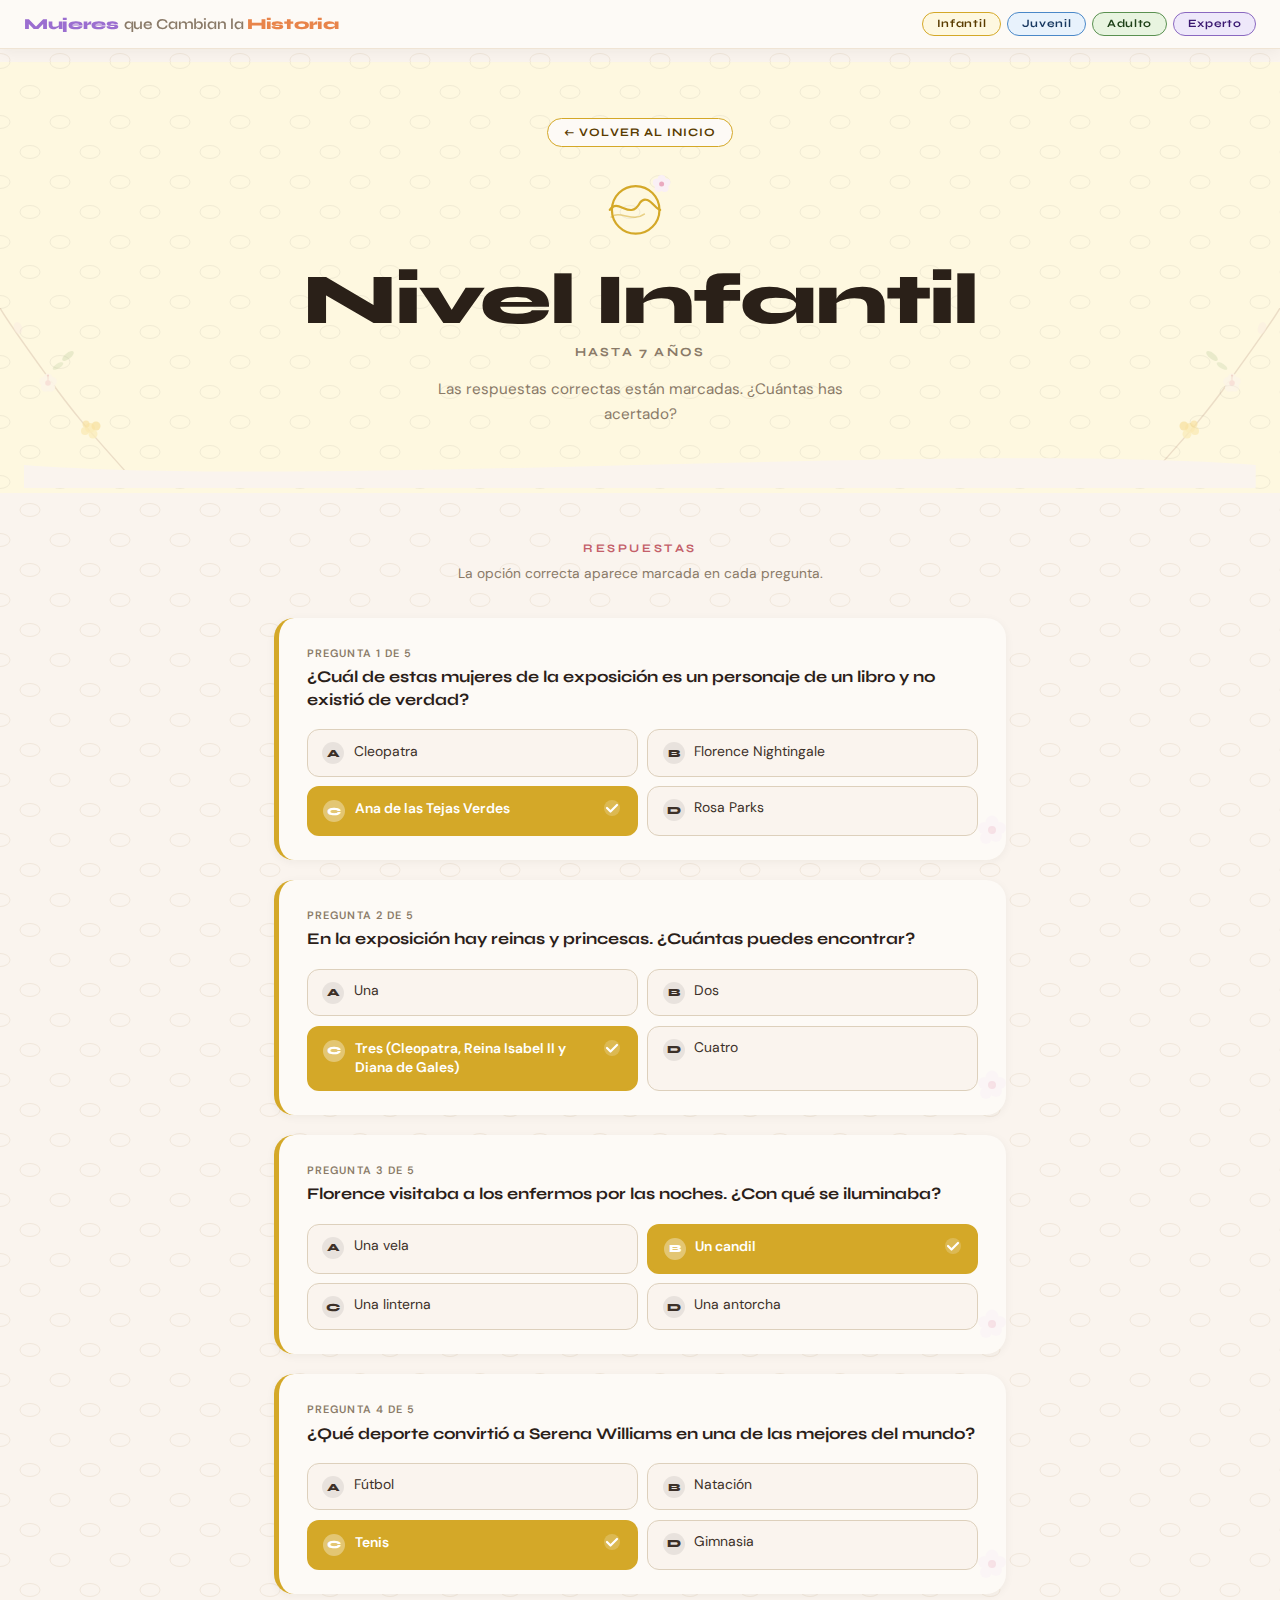
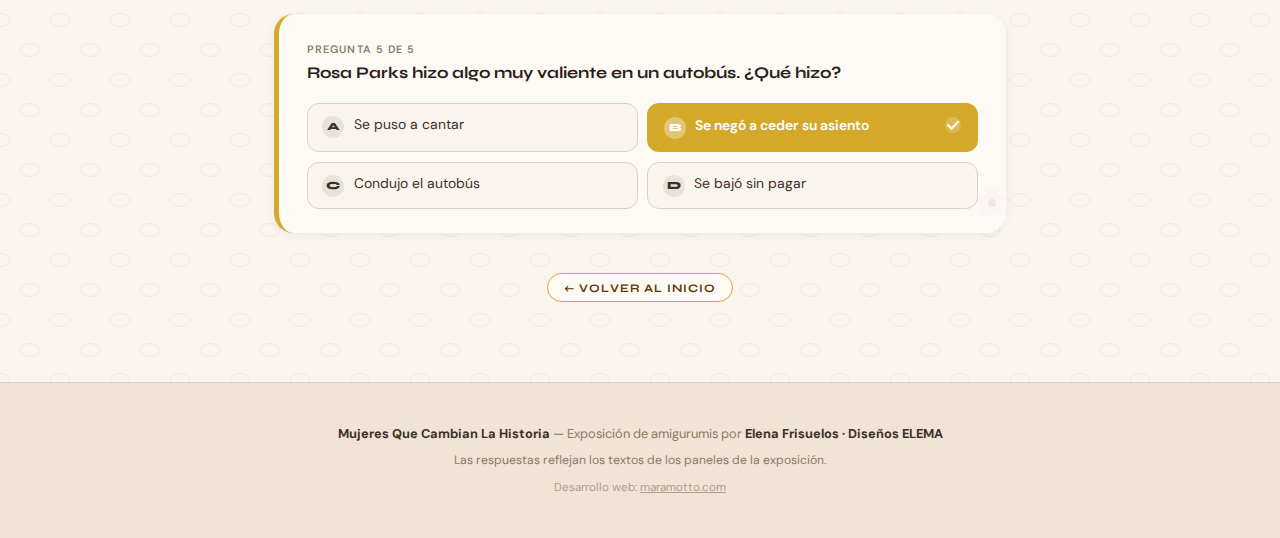
<file: nivel.html>
<!DOCTYPE html>
<html lang="es">
<head>
<meta charset="UTF-8">
<meta name="viewport" content="width=device-width, initial-scale=1.0">
<title>Cuestionario · Mujeres Que Cambian La Historia</title>
<link rel="stylesheet" href="css/styles.css">
<style>
body { padding-top: 62px; }

/* ── HERO DEL NIVEL ── */
.lv-hero {
  padding: 3.5rem 1.5rem 0;
  position: relative; overflow: hidden;
  text-align: center;
}
.lv-hero::before {
  content: ''; position: absolute; inset: 0; pointer-events: none;
  background-image: url("data:image/svg+xml,%3Csvg xmlns='http://www.w3.org/2000/svg' width='60' height='60'%3E%3Cellipse cx='30' cy='30' rx='10' ry='6.5' fill='none' stroke='%23000000' stroke-width='1' opacity='0.05'/%3E%3Cellipse cx='0' cy='0' rx='10' ry='6.5' fill='none' stroke='%23000000' stroke-width='1' opacity='0.05'/%3E%3Cellipse cx='60' cy='0' rx='10' ry='6.5' fill='none' stroke='%23000000' stroke-width='1' opacity='0.05'/%3E%3Cellipse cx='0' cy='60' rx='10' ry='6.5' fill='none' stroke='%23000000' stroke-width='1' opacity='0.05'/%3E%3Cellipse cx='60' cy='60' rx='10' ry='6.5' fill='none' stroke='%23000000' stroke-width='1' opacity='0.05'/%3E%3C/svg%3E");
}

/* Ramitas botánicas decorativas en las esquinas */
.hero-deco {
  position: absolute; bottom: 0; pointer-events: none; opacity: .35;
}
.hero-deco-l { left: 0; }
.hero-deco-r { right: 0; transform: scaleX(-1); }

.lv-hero-inner { position: relative; z-index: 1; }
.lv-hero__back { margin-bottom: 1.5rem; }
.lv-hero__icon { margin: 0 auto .9rem; display: block; }

.lv-hero h1 {
  font-family: 'Syne', sans-serif;
  font-size: clamp(2.2rem, 7vw, 4.5rem);
  font-weight: 800; letter-spacing: -.025em; line-height: 1.05;
  margin-bottom: .4rem; color: var(--dark);
}
/* Destacar MUJERES y HISTORIA en el subtítulo del nivel también */
.lv-hero h1 .w-mujeres  { color: var(--purple); }
.lv-hero h1 .w-historia { color: var(--orange); }

.lv-hero__age {
  font-family: 'Syne', sans-serif;
  font-size: .78rem; font-weight: 700;
  letter-spacing: .18em; text-transform: uppercase;
  color: var(--text-m); margin-bottom: 1.1rem;
}
.lv-hero__desc {
  font-size: .95rem; color: var(--text-m);
  max-width: 420px; margin: 0 auto;
  line-height: 1.65; font-weight: 400;
}
.lv-hero-wave { position: relative; z-index: 1; margin-top: .5rem; }

/* ── PREGUNTAS ── */
.questions-section { padding: 3rem 1.5rem 5rem; }
.q-intro { text-align: center; margin-bottom: 2.25rem; }
.q-intro p { font-size: .86rem; color: var(--text-m); margin-top: .35rem; }

.q-card {
  border-radius: 20px;
  padding: 1.75rem 1.75rem 1.5rem;
  margin-bottom: 1.25rem;
  border-left: 5px solid;
  box-shadow: 0 2px 10px rgba(42,32,24,.05);
  transition: box-shadow .2s, transform .2s;
  background: var(--white);
  position: relative; overflow: hidden;
}
.q-card:hover { box-shadow: 0 5px 20px rgba(42,32,24,.09); transform: translateY(-1px); }

/* Motivo botánico sutil en esquina */
.q-card::after {
  content: '';
  position: absolute; bottom: -6px; right: -6px;
  width: 64px; height: 64px; pointer-events: none; opacity: .5;
  background-image: url("data:image/svg+xml,%3Csvg xmlns='http://www.w3.org/2000/svg' viewBox='0 0 64 64'%3E%3Ccircle cx='44' cy='20' r='6.5' fill='%23FAF0F5'/%3E%3Ccircle cx='52' cy='26' r='6' fill='%23FAF0F5'/%3E%3Ccircle cx='48' cy='34' r='6' fill='%23FAF0F5'/%3E%3Ccircle cx='38' cy='36' r='6' fill='%23FAF0F5'/%3E%3Ccircle cx='36' cy='26' r='6' fill='%23FAF0F5'/%3E%3Ccircle cx='44' cy='28' r='4' fill='%23EAAABF' opacity='.6'/%3E%3C/svg%3E");
  background-size: contain; background-repeat: no-repeat;
}

.q-num {
  font-size: .68rem; color: var(--text-m);
  font-weight: 600; letter-spacing: .1em;
  text-transform: uppercase; margin-bottom: .4rem;
}
.q-text {
  font-family: 'Syne', sans-serif;
  font-size: 1.02rem; font-weight: 700;
  line-height: 1.4; margin-bottom: 1.1rem;
  color: var(--dark);
}

.options { display: grid; grid-template-columns: 1fr 1fr; gap: .6rem; }
@media(max-width: 480px){ .options{ grid-template-columns: 1fr; } }

.option {
  display: flex; align-items: flex-start; gap: .6rem;
  padding: .7rem .9rem; border-radius: 12px;
  background: var(--cream); font-size: .87rem; line-height: 1.4;
  border: 1.5px solid var(--cream-dd);
  color: var(--text);
}
.option--correct { font-weight: 600; border-width: 2px; }

.opt-letter {
  display: inline-flex; align-items: center; justify-content: center;
  width: 22px; height: 22px; border-radius: 50%;
  background: rgba(0,0,0,.07);
  font-size: .68rem; font-weight: 800;
  flex-shrink: 0; margin-top: .05rem;
  font-family: 'Syne', sans-serif;
}
.option--correct .opt-letter { background: rgba(255,255,255,.35); }
.check-mark { margin-left: auto; flex-shrink: 0; }
.check-mark svg { width: 18px; height: 18px; }

.q-footer-nav { text-align: center; margin-top: 2.5rem; }
</style>
</head>
<body class="crochet-bg">

<nav class="topbar">
  <a href="index.html" class="topbar__logo">
    <span class="w-mujeres">Mujeres</span>
    <span class="w-rest"> que Cambian la </span>
    <span class="w-historia">Historia</span>
  </a>
  <div class="topbar__levels">
    <a href="nivel.html?level=infantil" class="lv-a"><span class="lv-label">Infantil</span></a>
    <a href="nivel.html?level=juvenil"  class="lv-b"><span class="lv-label">Juvenil</span></a>
    <a href="nivel.html?level=adulto"   class="lv-c"><span class="lv-label">Adulto</span></a>
    <a href="nivel.html?level=experto"  class="lv-d"><span class="lv-label">Experto</span></a>
  </div>
</nav>

<div id="app"></div>

<footer class="footer">
  <p><strong>Mujeres Que Cambian La Historia</strong> &mdash; Exposición de amigurumis por <strong>Elena Frisuelos · Diseños ELEMA</strong></p>
  <p style="margin-top:.3rem;font-size:.76rem">Las respuestas reflejan los textos de los paneles de la exposición.</p>
  <p style="margin-top:.5rem;font-size:.72rem;opacity:.65">Desarrollo web: <a href="https://maramotto.com" style="color:inherit;text-decoration:underline">maramotto.com</a></p>
</footer>

<script src="js/questions.js"></script>
<script>
(function(){

  const params  = new URLSearchParams(location.search);
  const levelId = ['infantil','juvenil','adulto','experto'].includes(params.get('level'))
    ? params.get('level') : 'infantil';

  const meta = LEVELS[levelId];
  const qs   = QUESTIONS[levelId];

  /* Paleta por nivel */
  const P = {
    infantil: { bg:'#FEF8E0', border:'#D4A828', dark:'#5A3C00', okBg:'#D4A828', okText:'#fff', wave:'#FAF4EE' },
    juvenil:  { bg:'#E8F2FC', border:'#4A88C8', dark:'#183860', okBg:'#4A88C8', okText:'#fff', wave:'#FAF4EE' },
    adulto:   { bg:'#E8F4E0', border:'#5A9050', dark:'#1E4018', okBg:'#5A9050', okText:'#fff', wave:'#FAF4EE' },
    experto:  { bg:'#EEE8FA', border:'#8A68C0', dark:'#3A1870', okBg:'#8A68C0', okText:'#fff', wave:'#FAF4EE' },
  };
  const p = P[levelId];

  /* CSS dinámico */
  const s = document.createElement('style');
  s.textContent = `
    .lv-hero { background: ${p.bg}; }
    .lv-hero__back .back-link { border-color:${p.border}; color:${p.dark}; }
    .lv-hero__back .back-link:hover { background:${p.dark}; color:${p.bg}; border-color:${p.dark}; }
    .lv-hero-wave path { fill: ${p.wave}; }
    .q-card { border-color: ${p.border}; }
    .option--correct { background:${p.okBg}; color:${p.okText}; border-color:${p.border}; }
    .q-footer-nav .back-link { border-color:${p.border}; color:${p.dark}; }
    .q-footer-nav .back-link:hover { background:${p.dark}; color:${p.bg}; border-color:${p.dark}; }
  `;
  document.head.appendChild(s);

  document.title = `Nivel ${meta.name} · Mujeres Que Cambian La Historia`;

  /* Icono del nivel */
  function levelIcon(lv, size=72){
    const colors = {
      infantil: { yarn:'#D4A828', deco:'flower', f:'#FAF0F5', c:'#EAAABF' },
      juvenil:  { yarn:'#4A88C8', deco:'mimosa', f:'#BFD8F8', c:'#4A88C8' },
      adulto:   { yarn:'#5A9050', deco:'mimosa', f:'#F5D060', c:'#EDB830' },
      experto:  { yarn:'#8A68C0', deco:'flower', f:'#EDE5F5', c:'#8A68C0' },
    };
    const c = colors[lv];
    const cx = size * .44, cy = size * .54, r = size * .33;
    const deco = c.deco === 'flower' ? `
      <g transform="translate(${size*.8},${size*.18})">
        <circle cx="0" cy="-5" r="4" fill="${c.f}"/>
        <circle cx="4.8" cy="-1.5" r="4" fill="${c.f}"/>
        <circle cx="3" cy="4" r="4" fill="${c.f}"/>
        <circle cx="-3" cy="4" r="4" fill="${c.f}"/>
        <circle cx="-4.8" cy="-1.5" r="4" fill="${c.f}"/>
        <circle cx="0" cy="0" r="2.5" fill="${c.c}"/>
      </g>` : `
      <g transform="translate(${size*.8},${size*.18})">
        <circle cx="0" cy="0" r="5" fill="${c.f}" opacity=".9"/>
        <circle cx="6" cy="-2" r="4.5" fill="${c.c}" opacity=".85"/>
        <circle cx="3" cy="6" r="4.5" fill="${c.f}" opacity=".82"/>
        <circle cx="-5" cy="3" r="4" fill="${c.c}" opacity=".78"/>
        <circle cx="-4" cy="-5" r="3.5" fill="${c.f}" opacity=".72"/>
      </g>`;
    return `<svg width="${size}" height="${size}" viewBox="0 0 ${size} ${size}" xmlns="http://www.w3.org/2000/svg" aria-hidden="true">
      <circle cx="${cx}" cy="${cy}" r="${r}" fill="none" stroke="${c.yarn}" stroke-width="2.2"/>
      <path d="M${size*.08},${cy} C${size*.2},${cy-size*.18} ${size*.36},${cy+size*.16} ${size*.5},${cy-size*.1}
               C${size*.6},${cy-size*.24} ${size*.72},${cy} ${size*.78},${cy}"
            fill="none" stroke="${c.yarn}" stroke-width="2.2" stroke-linecap="round"/>
      <path d="M${size*.1},${cy+size*.1} C${size*.22},${cy} ${size*.4},${cy+size*.18} ${size*.56},${cy+size*.06}"
            fill="none" stroke="${c.yarn}" stroke-width="1.6" stroke-linecap="round" opacity=".5"/>
      ${deco}
    </svg>`;
  }

  /* Decoración botánica para las esquinas del hero */
  const DECO = `<svg width="140" height="180" viewBox="0 0 140 180" xmlns="http://www.w3.org/2000/svg" aria-hidden="true">
    <path d="M140,180 C110,145 80,115 50,72 C24,36 8,14 0,0" fill="none" stroke="#8B5040" stroke-width="1.4" opacity=".45"/>
    <g transform="translate(48,75)">
      <circle cx="0" cy="-5" r="4.5" fill="#FAF0F5" opacity=".85"/>
      <circle cx="4.3" cy="-1.6" r="4.5" fill="#FAF0F5" opacity=".85"/>
      <circle cx="2.6" cy="4.2" r="4.5" fill="#FAF0F5" opacity=".85"/>
      <circle cx="-2.6" cy="4.2" r="4.5" fill="#FAF0F5" opacity=".85"/>
      <circle cx="-4.3" cy="-1.6" r="4.5" fill="#FAF0F5" opacity=".85"/>
      <circle cx="0" cy="0" r="2.8" fill="#EAAABF" opacity=".8"/>
      <line x1="0" y1="-2.5" x2="0" y2="-7" stroke="#D07888" stroke-width=".7" opacity=".7"/>
      <circle cx="0" cy="-7.5" r="1.1" fill="#D07888" opacity=".7"/>
    </g>
    <g transform="translate(90,120)">
      <circle cx="0" cy="0" r="5" fill="#F5D060" opacity=".8"/>
      <circle cx="6" cy="-2" r="4.5" fill="#EDB830" opacity=".75"/>
      <circle cx="3" cy="6" r="4.5" fill="#F5D878" opacity=".78"/>
      <circle cx="-5" cy="3" r="4" fill="#F5D060" opacity=".72"/>
      <circle cx="-4" cy="-4" r="3.5" fill="#EDB830" opacity=".68"/>
    </g>
    <ellipse cx="68" cy="48" rx="7" ry="3" fill="#8AAE68" opacity=".5" transform="rotate(-38,68,48)"/>
    <ellipse cx="58" cy="58" rx="6" ry="2.5" fill="#8AAE68" opacity=".45" transform="rotate(-32,58,58)"/>
    <ellipse cx="18" cy="20" rx="4" ry="6" fill="#F5D8E8" opacity=".55" transform="rotate(-18,18,20)"/>
  </svg>`;

  /* Letras opciones */
  const LETTERS = ['A','B','C','D'];
  const CHECK = `<span class="check-mark">
    <svg viewBox="0 0 18 18" xmlns="http://www.w3.org/2000/svg" aria-hidden="true">
      <circle cx="9" cy="9" r="8" fill="rgba(255,255,255,.2)"/>
      <polyline points="4,9 7.5,12.5 14,6" fill="none" stroke="currentColor"
        stroke-width="2.2" stroke-linecap="round" stroke-linejoin="round"/>
    </svg></span>`;

  /* Render preguntas — SIN q-persona */
  function renderCards(questions){
    return questions.map((q, i) => {
      const opts = q.opts.map((opt, j) => {
        const ok = j === q.correct;
        return `<div class="option${ok ? ' option--correct' : ''}">
          <span class="opt-letter">${LETTERS[j]}</span>
          <span>${opt}</span>
          ${ok ? CHECK : ''}
        </div>`;
      }).join('');
      return `<div class="q-card">
        <div class="q-num">Pregunta ${i+1} de ${questions.length}</div>
        <div class="q-text">${q.q}</div>
        <div class="options">${opts}</div>
      </div>`;
    }).join('');
  }

  document.getElementById('app').innerHTML = `
    <section class="lv-hero">
      <div class="hero-deco hero-deco-l">${DECO}</div>
      <div class="hero-deco hero-deco-r">${DECO}</div>
      <div class="lv-hero-inner container--narrow">
        <div class="lv-hero__back">
          <a href="index.html" class="back-link">&#8592; Volver al inicio</a>
        </div>
        <div class="lv-hero__icon">${levelIcon(levelId)}</div>
        <h1>Nivel ${meta.name}</h1>
        <div class="lv-hero__age">${meta.age}</div>
        <p class="lv-hero__desc">Las respuestas correctas están marcadas. ¿Cuántas has acertado?</p>
      </div>
      <div class="lv-hero-wave">
        <svg viewBox="0 0 1440 62" xmlns="http://www.w3.org/2000/svg" preserveAspectRatio="none">
          <path d="M0,35 C360,62 1080,8 1440,35 L1440,62 L0,62 Z"/>
        </svg>
      </div>
    </section>

    <section class="questions-section">
      <div class="container--narrow">
        <div class="q-intro">
          <div class="section-label">Respuestas</div>
          <p>La opción correcta aparece marcada en cada pregunta.</p>
        </div>
        ${renderCards(qs)}
        <div class="q-footer-nav">
          <a href="index.html" class="back-link">&#8592; Volver al inicio</a>
        </div>
      </div>
    </section>`;

})();
</script>
</body>
</html>
</file>
<file: css/styles.css>
/**
 * styles.css — Mujeres Que Cambian La Historia
 * Paleta pastel clara inspirada en Diseños ELEMA
 * Rosa palo · Crema · Morado suave · Naranja cálido
 */

@import url('https://fonts.googleapis.com/css2?family=Syne:wght@600;700;800&family=DM+Sans:ital,opsz,wght@0,9..40,300;0,9..40,400;0,9..40,500;0,9..40,700;1,9..40,400&display=swap');

:root {
  /* ── Base ── */
  --white:    #FDFAF6;
  --cream:    #FAF4EE;
  --cream-d:  #F0E4D4;
  --cream-dd: #DDD0BC;
  --dark:     #2A2018;
  --text:     #3C3028;
  --text-m:   #8A7A68;

  /* ── Rosa ELEMA (del logo) ── */
  --rose:     #F5C8CE;
  --rose-d:   #C4606A;
  --rose-l:   #FEF0F2;
  --rose-m:   #FAD8DC;

  /* ── Destacados título ── */
  --purple:   #9B6ED0;   /* MUJERES */
  --purple-d: #5A3090;
  --purple-l: #EDE4F8;
  --orange:   #E8844A;   /* HISTORIA */
  --orange-d: #9A4010;
  --orange-l: #FDF0E6;

  /* ── Verde rama/mimosa ── */
  --leaf:     #7A9E68;
  --leaf-d:   #3A5428;
  --leaf-l:   #E8F4E0;
  --mimosa:   #F5D060;
  --mimosa-d: #806010;

  /* ── Niveles pasteles ── */
  /* Infantil: amarillo miel */
  --a-bg:    #FEF8E0; --a-border: #D4A828; --a-dark: #5A3C00;

  /* Juvenil: azul claro */
  --b-bg:    #E8F2FC; --b-border: #4A88C8; --b-dark: #183860;

  /* Adulto: verde salvia */
  --c-bg:    #E8F4E0; --c-border: #5A9050; --c-dark: #1E4018;

  /* Experto: lavanda */
  --d-bg:    #EEE8FA; --d-border: #8A68C0; --d-dark: #3A1870;
}

*, *::before, *::after { margin: 0; padding: 0; box-sizing: border-box; }
html { scroll-behavior: smooth; scroll-padding-top: 68px; }
body {
  font-family: 'DM Sans', sans-serif;
  background: var(--cream);
  color: var(--text);
  -webkit-font-smoothing: antialiased;
  overflow-x: hidden;
}
img { max-width: 100%; display: block; }
a   { color: inherit; text-decoration: none; }

/* ── Textura ganchillo ── */
.crochet-bg {
  background-color: var(--cream);
  background-image: url("data:image/svg+xml,%3Csvg xmlns='http://www.w3.org/2000/svg' width='60' height='60'%3E%3Cellipse cx='30' cy='30' rx='10' ry='6.5' fill='none' stroke='%23C0A880' stroke-width='1' opacity='0.18'/%3E%3Cellipse cx='0' cy='0' rx='10' ry='6.5' fill='none' stroke='%23C0A880' stroke-width='1' opacity='0.18'/%3E%3Cellipse cx='60' cy='0' rx='10' ry='6.5' fill='none' stroke='%23C0A880' stroke-width='1' opacity='0.18'/%3E%3Cellipse cx='0' cy='60' rx='10' ry='6.5' fill='none' stroke='%23C0A880' stroke-width='1' opacity='0.18'/%3E%3Cellipse cx='60' cy='60' rx='10' ry='6.5' fill='none' stroke='%23C0A880' stroke-width='1' opacity='0.18'/%3E%3C/svg%3E");
}

/* ── Layout ── */
.container         { max-width: 1100px; margin: 0 auto; padding: 0 1.5rem; }
.container--narrow { max-width:  780px; margin: 0 auto; padding: 0 1.5rem; }

/* ── TOPBAR — claro, tipo ELEMA ── */
.topbar {
  position: fixed; top: 0; left: 0; right: 0; z-index: 200;
  background: rgba(253,250,246,.97);
  backdrop-filter: blur(16px);
  border-bottom: 1.5px solid var(--cream-d);
  padding: .75rem 1.5rem;
  display: flex; justify-content: space-between; align-items: center; gap: 1rem;
  box-shadow: 0 2px 16px rgba(42,32,24,.06);
}

/* Logo con MUJERES en morado + HISTORIA en naranja */
.topbar__logo {
  font-family: 'Syne', sans-serif;
  font-weight: 800;
  font-size: .95rem;
  letter-spacing: -.02em;
  white-space: nowrap;
  color: var(--text);
}
.topbar__logo .w-mujeres  { color: var(--purple); }
.topbar__logo .w-historia { color: var(--orange); }
.topbar__logo .w-rest     { color: var(--text-m); font-weight: 600; }

.topbar__levels { display: flex; gap: .4rem; flex-wrap: wrap; }
.topbar__levels a {
  display: inline-flex; align-items: center;
  padding: .28rem .85rem; border-radius: 999px;
  font-size: .7rem; font-weight: 700;
  font-family: 'Syne', sans-serif; letter-spacing: .06em;
  border: 1.5px solid transparent;
  transition: transform .2s, box-shadow .2s;
}
.topbar__levels a:hover { transform: translateY(-2px); box-shadow: 0 4px 12px rgba(0,0,0,.12); }
.topbar__levels a.lv-a { background: var(--a-bg);  color: var(--a-dark); border-color: var(--a-border); }
.topbar__levels a.lv-b { background: var(--b-bg);  color: var(--b-dark); border-color: var(--b-border); }
.topbar__levels a.lv-c { background: var(--c-bg);  color: var(--c-dark); border-color: var(--c-border); }
.topbar__levels a.lv-d { background: var(--d-bg);  color: var(--d-dark); border-color: var(--d-border); }

/* ── Section label ── */
.section-label {
  font-family: 'Syne', sans-serif; font-size: .72rem; font-weight: 700;
  text-transform: uppercase; letter-spacing: .22em;
  color: var(--rose-d); margin-bottom: .55rem;
}

/* ── Back link ── */
.back-link {
  display: inline-flex; align-items: center; gap: .4rem;
  font-family: 'Syne', sans-serif; font-size: .72rem; font-weight: 700;
  letter-spacing: .08em; text-transform: uppercase;
  color: var(--text); padding: .4rem 1rem;
  border: 1.5px solid var(--cream-dd); border-radius: 999px;
  background: var(--white); transition: all .2s;
}
.back-link:hover {
  background: var(--text); color: var(--cream);
  border-color: var(--text); transform: translateY(-2px);
}

/* ── Footer ── */
.footer {
  background: var(--cream-d);
  color: var(--text-m);
  text-align: center; padding: 2.5rem 1.5rem;
  font-size: .8rem; line-height: 1.7;
  border-top: 1.5px solid var(--cream-dd);
}
.footer strong { color: var(--text); }

/* ── Fade up ── */
@keyframes fadeUp {
  from { opacity: 0; transform: translateY(18px); }
  to   { opacity: 1; transform: translateY(0); }
}
.anim    { animation: fadeUp .65s ease both; }
.anim-d1 { animation-delay: .12s; }
.anim-d2 { animation-delay: .24s; }
.anim-d3 { animation-delay: .38s; }

@media(max-width: 600px) {
  .topbar__levels a .lv-label { display: none; }
  .topbar__levels a { padding: .28rem .6rem; }
}
</file>
